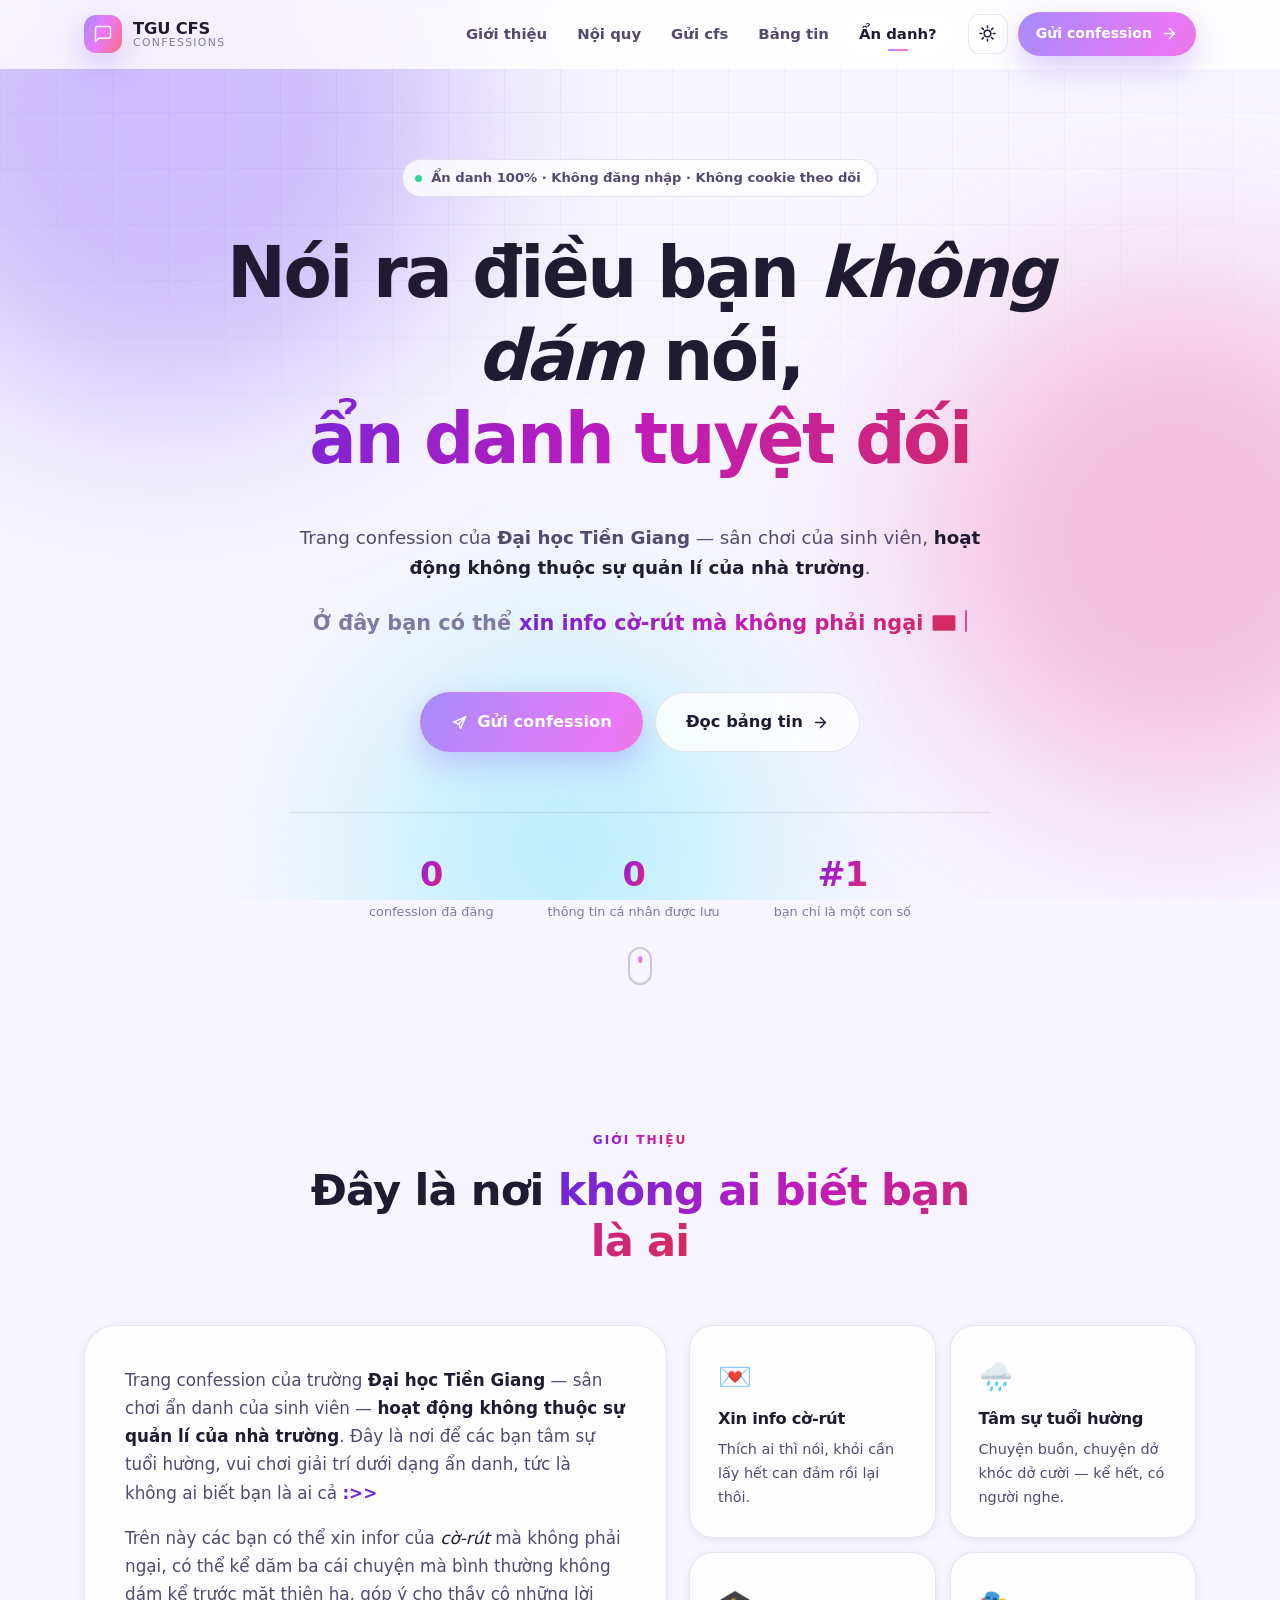
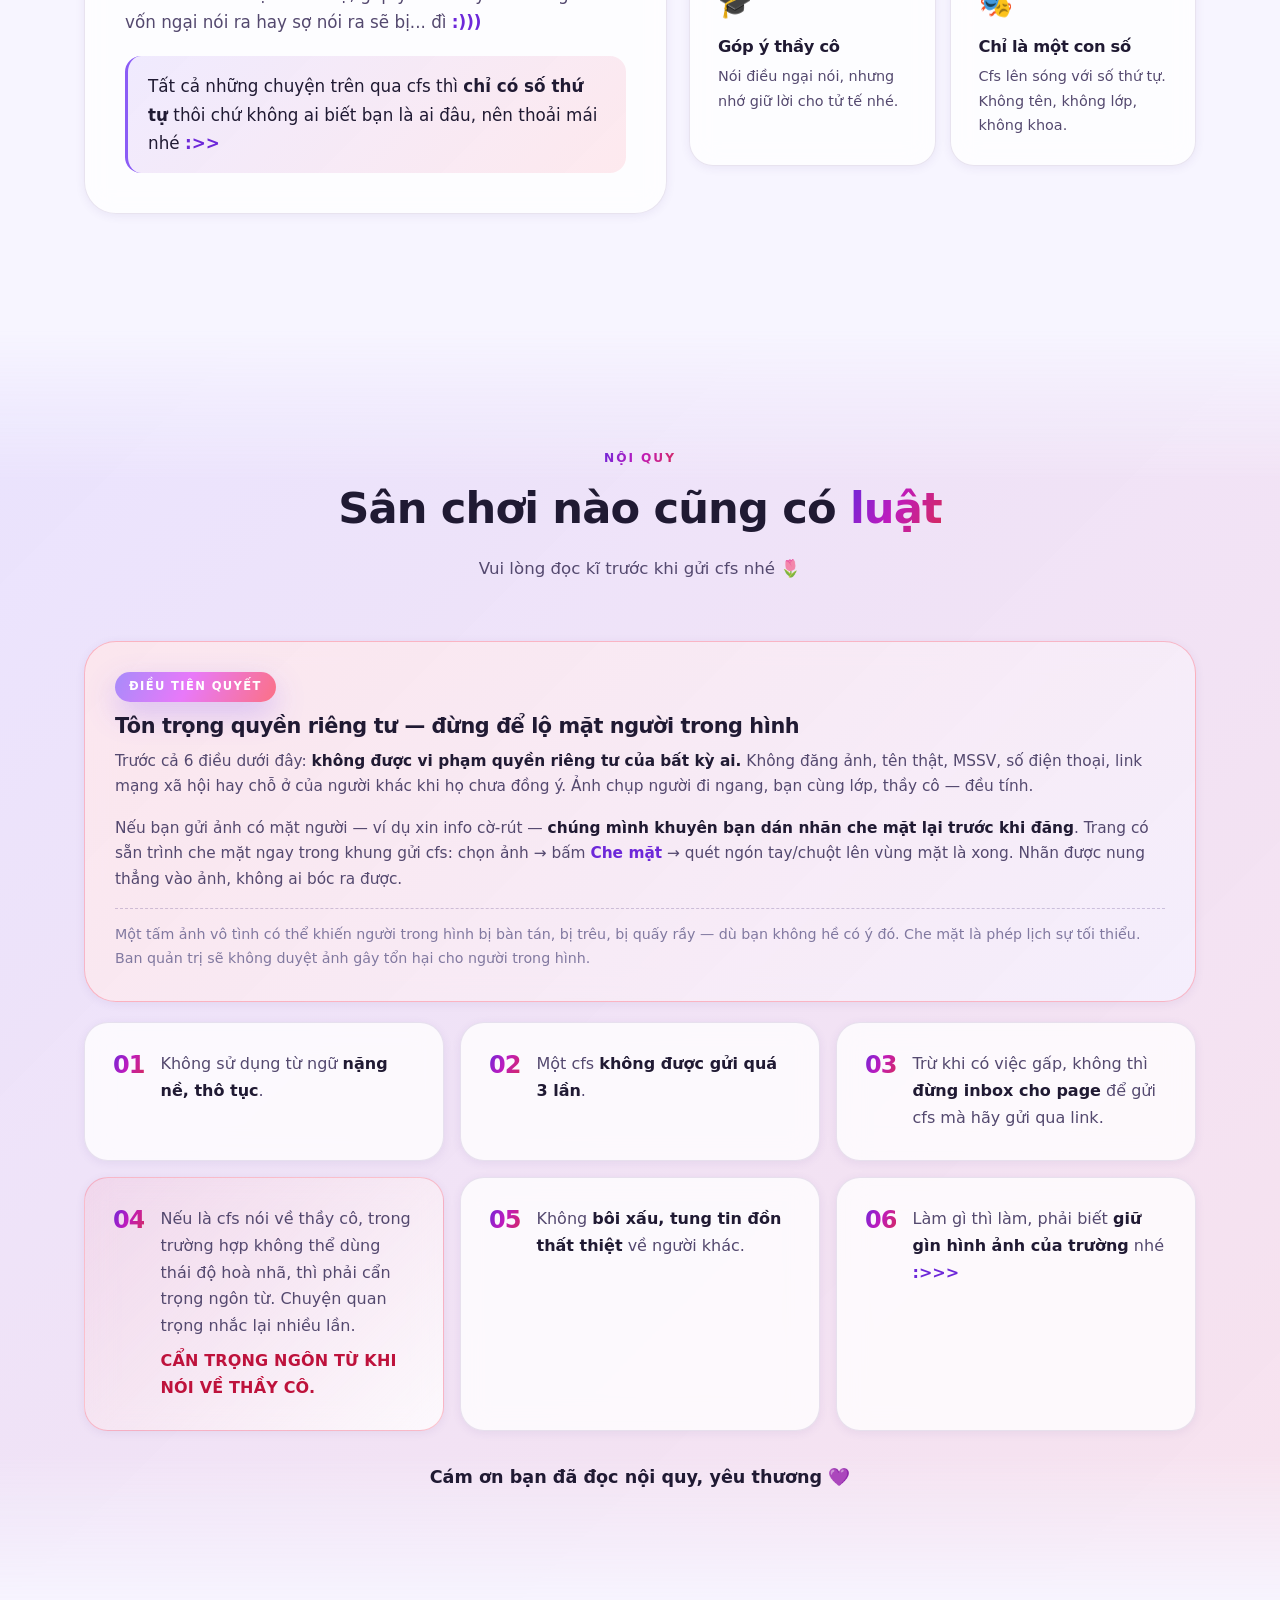
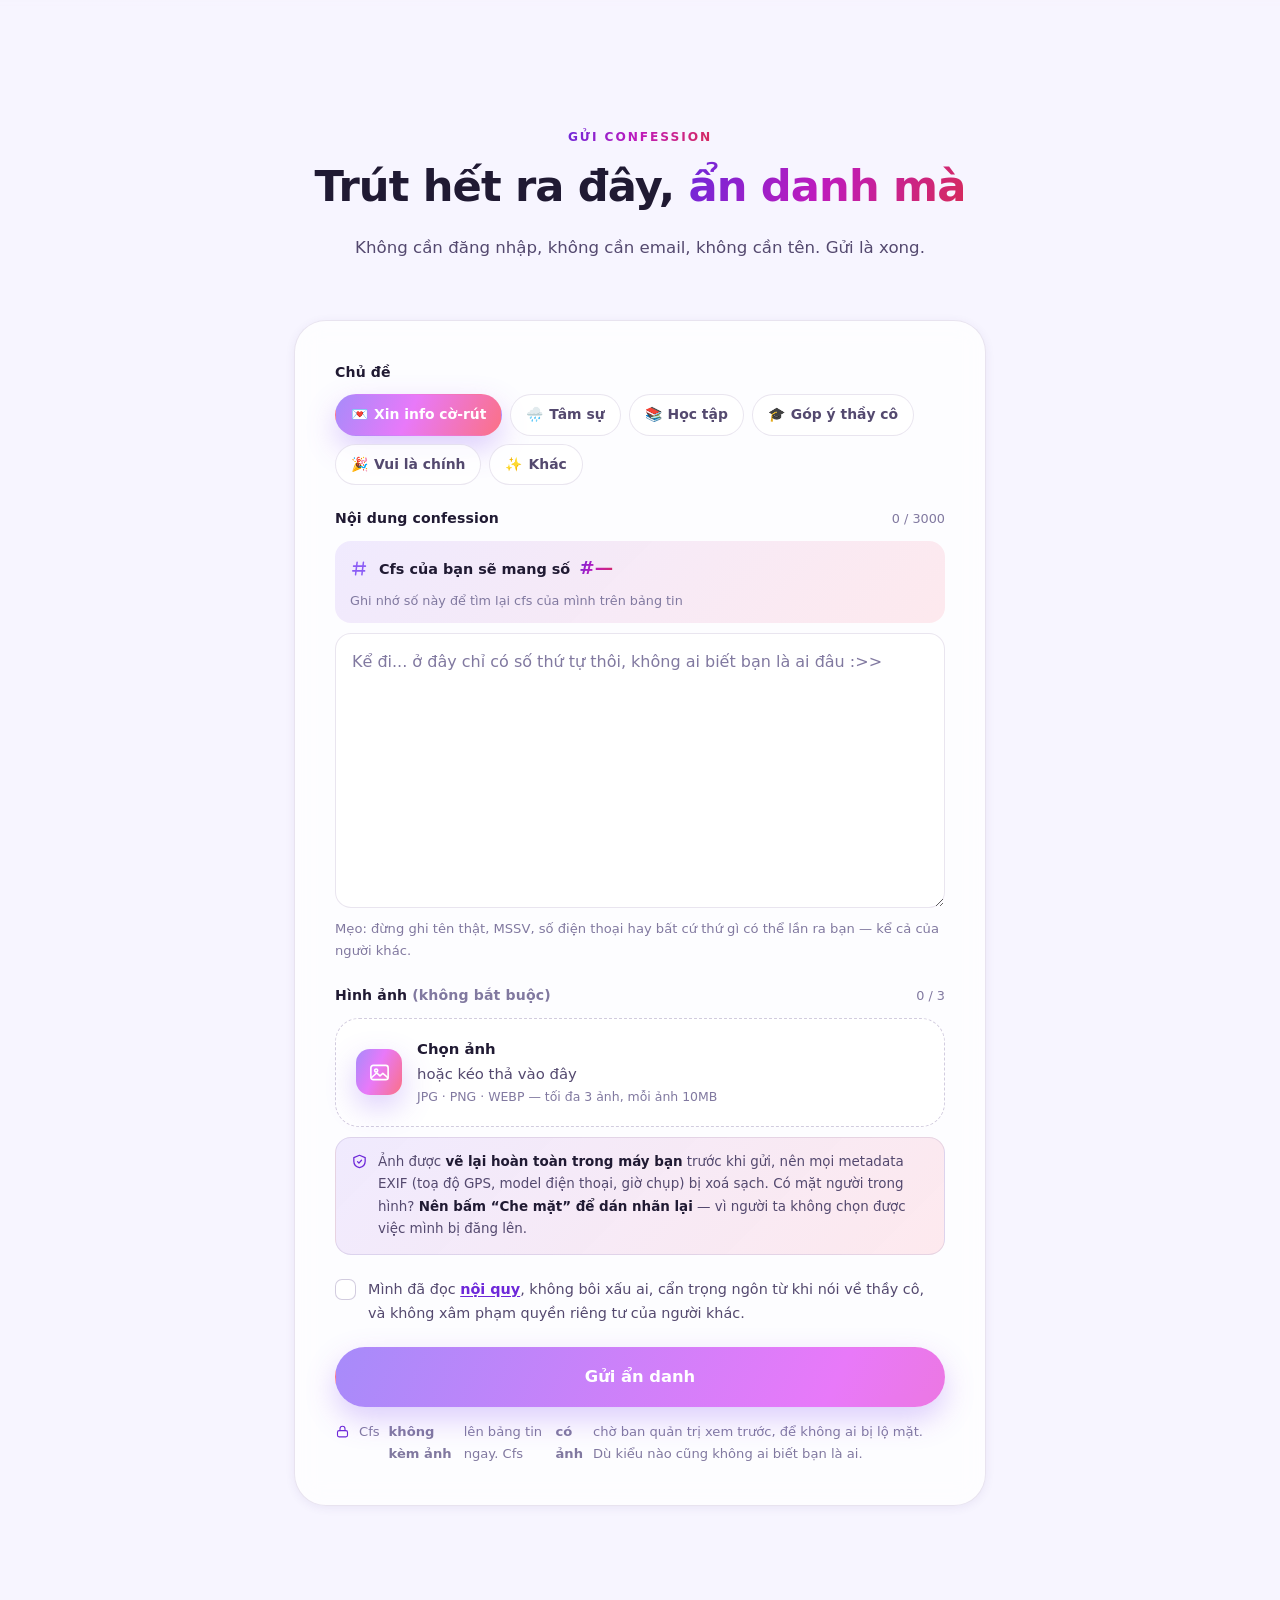
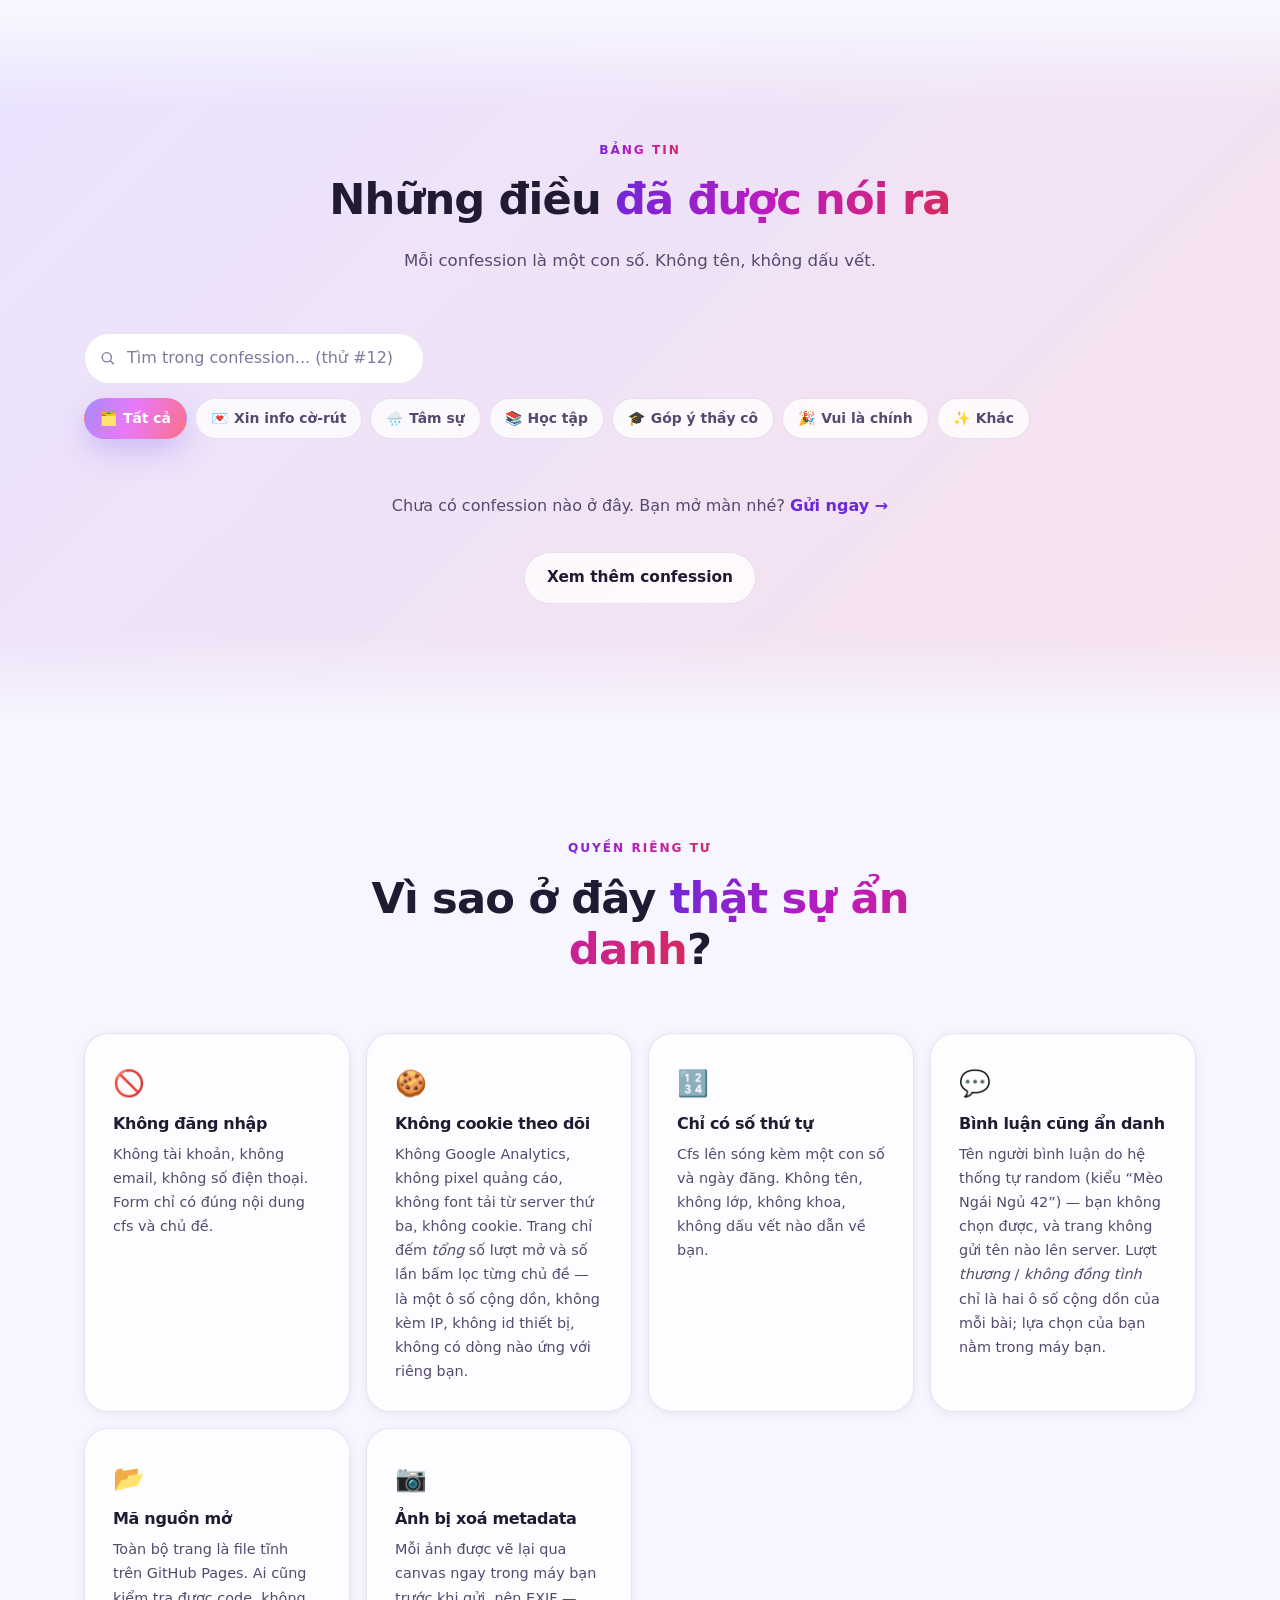
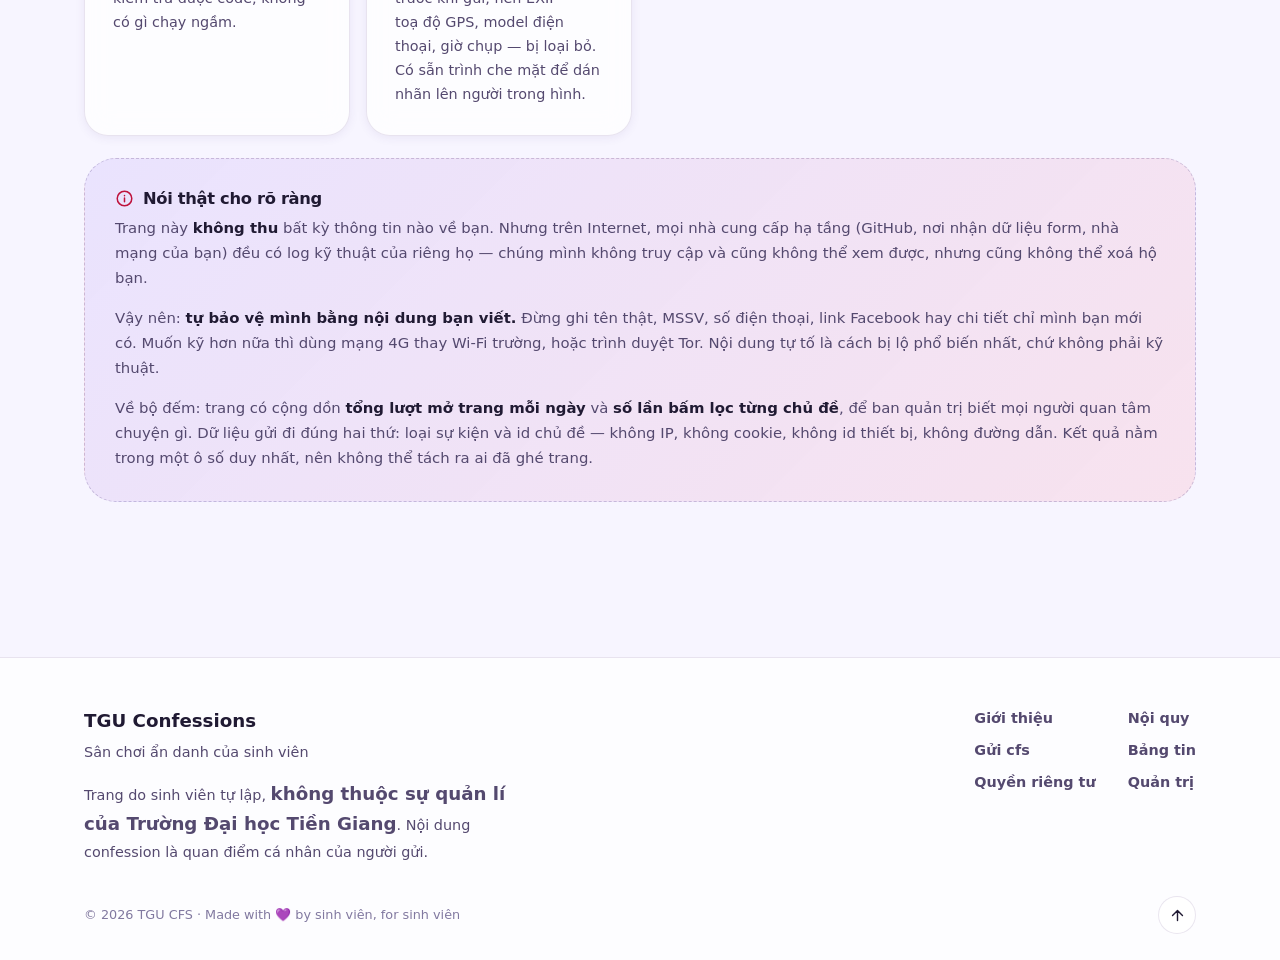
<file: index.html>
<!DOCTYPE html>
<html lang="vi" data-theme="dark">
<head>
<meta charset="UTF-8">
<meta name="viewport" content="width=device-width, initial-scale=1, viewport-fit=cover">
<meta name="referrer" content="no-referrer">
<meta name="robots" content="index, follow">
<title>TGU Confessions — Sân chơi ẩn danh của sinh viên Đại học Tiền Giang</title>
<meta name="description" content="Nơi sinh viên Đại học Tiền Giang tâm sự, xin info cờ-rút, góp ý thầy cô... hoàn toàn ẩn danh. Không đăng nhập, không cookie theo dõi, chỉ có số thứ tự.">
<meta name="theme-color" content="#0b0a14" media="(prefers-color-scheme: dark)">
<meta name="theme-color" content="#f7f5ff" media="(prefers-color-scheme: light)">

<meta property="og:type" content="website">
<meta property="og:title" content="TGU Confessions — Sân chơi ẩn danh của sinh viên ĐH Tiền Giang">
<meta property="og:description" content="Tâm sự tuổi hường, xin info cờ-rút, góp ý thầy cô — ẩn danh 100%, chỉ có số thứ tự.">
<meta name="twitter:card" content="summary_large_image">

<link rel="icon" href="data:image/svg+xml,%3Csvg xmlns='http://www.w3.org/2000/svg' viewBox='0 0 100 100'%3E%3Ctext y='.9em' font-size='90'%3E%F0%9F%92%8C%3C/text%3E%3C/svg%3E">
<link rel="stylesheet" href="assets/css/style.css?v=20260930c">

<script>
  /* Áp theme trước khi render để không bị nháy màu (FOUC)
     + bật class "js" để animation reveal chỉ hoạt động khi có JavaScript. */
  (function () {
    document.documentElement.classList.add("js");
    try {
      var saved = localStorage.getItem("cfs-theme");
      var sysLight = window.matchMedia("(prefers-color-scheme: light)").matches;
      document.documentElement.setAttribute("data-theme", saved || (sysLight ? "light" : "dark"));
    } catch (e) {}
  })();
</script>
</head>

<body>
<a class="skip-link" href="#main">Bỏ qua, tới nội dung chính</a>

<!-- ===== Nền động ===== -->
<div class="bg-decor" aria-hidden="true">
  <span class="blob blob-1"></span>
  <span class="blob blob-2"></span>
  <span class="blob blob-3"></span>
  <div class="grid-overlay"></div>
  <div class="floaties" id="floaties"></div>
</div>

<!-- ===== Header ===== -->
<header class="site-header" id="siteHeader">
  <div class="container header-inner">
    <a class="brand" href="#top" aria-label="Trang chủ TGU Confessions">
      <span class="brand-mark" aria-hidden="true">
        <svg viewBox="0 0 24 24" fill="none" stroke="currentColor" stroke-width="1.8" stroke-linecap="round" stroke-linejoin="round">
          <path d="M21 15a2 2 0 0 1-2 2H7l-4 4V5a2 2 0 0 1 2-2h14a2 2 0 0 1 2 2z"/>
        </svg>
      </span>
      <span class="brand-text">
        <strong data-cfs="site.shortName">TGU CFS</strong>
        <small>Confessions</small>
      </span>
    </a>

    <nav class="site-nav" id="siteNav" aria-label="Điều hướng chính">
      <a href="#gioi-thieu">Giới thiệu</a>
      <a href="#noi-quy">Nội quy</a>
      <a href="#gui-cfs">Gửi cfs</a>
      <a href="#feed">Bảng tin</a>
      <a href="#an-danh">Ẩn danh?</a>
    </nav>

    <div class="header-actions">
      <button class="icon-btn theme-toggle" id="themeToggle" type="button"
              aria-label="Chuyển chế độ sáng/tối" title="Chuyển chế độ sáng / tối">
        <svg class="ico-sun" viewBox="0 0 24 24" fill="none" stroke="currentColor" stroke-width="1.9" stroke-linecap="round">
          <circle cx="12" cy="12" r="4.2"/>
          <path d="M12 2.5v2.2M12 19.3v2.2M2.5 12h2.2M19.3 12h2.2M5.2 5.2l1.6 1.6M17.2 17.2l1.6 1.6M18.8 5.2l-1.6 1.6M6.8 17.2l-1.6 1.6"/>
        </svg>
        <svg class="ico-moon" viewBox="0 0 24 24" fill="none" stroke="currentColor" stroke-width="1.9" stroke-linecap="round" stroke-linejoin="round">
          <path d="M20.5 14.3A8.8 8.8 0 1 1 9.7 3.5a7 7 0 0 0 10.8 10.8z"/>
        </svg>
      </button>

      <a class="btn btn-primary btn-sm hide-sm" href="#gui-cfs">
        Gửi confession
        <svg viewBox="0 0 24 24" fill="none" stroke="currentColor" stroke-width="2" stroke-linecap="round" stroke-linejoin="round" aria-hidden="true">
          <path d="M5 12h13M12 5l7 7-7 7"/>
        </svg>
      </a>

      <button class="icon-btn nav-toggle" id="navToggle" type="button"
              aria-label="Mở menu" aria-expanded="false" aria-controls="siteNav">
        <span></span><span></span><span></span>
      </button>
    </div>
  </div>
  <div class="scroll-progress" id="scrollProgress" aria-hidden="true"></div>
</header>

<main id="main">
<span id="top"></span>

<!-- ===== HERO ===== -->
<section class="hero">
  <div class="container hero-inner">
    <p class="pill reveal">
      <span class="dot"></span>
      Ẩn danh 100% · Không đăng nhập · Không cookie theo dõi
    </p>

    <h1 class="hero-title reveal" data-reveal-delay="60">
      Nói ra điều bạn <em>không dám</em> nói,
      <span class="grad">ẩn danh tuyệt đối</span>
    </h1>

    <p class="hero-sub reveal" data-reveal-delay="120">
      Trang confession của <strong data-cfs="site.school">Đại học Tiền Giang</strong> — sân chơi của sinh viên,
      <b>hoạt động không thuộc sự quản lí của nhà trường</b>.
    </p>

    <p class="hero-type reveal" data-reveal-delay="180" aria-live="polite">
      <span class="type-prefix">Ở đây bạn có thể</span>
      <span class="typewriter" id="typewriter"></span><span class="caret" aria-hidden="true"></span>
    </p>

    <div class="hero-cta reveal" data-reveal-delay="240">
      <a class="btn btn-primary btn-lg" href="#gui-cfs">
        <svg viewBox="0 0 24 24" fill="none" stroke="currentColor" stroke-width="2" stroke-linecap="round" stroke-linejoin="round" aria-hidden="true">
          <path d="M3.5 11.5 20.5 4l-7 16.5-2.6-6.4z"/><path d="M10.9 14.1 20.5 4"/>
        </svg>
        Gửi confession
      </a>
      <a class="btn btn-ghost btn-lg" href="#feed">
        Đọc bảng tin
        <svg viewBox="0 0 24 24" fill="none" stroke="currentColor" stroke-width="2" stroke-linecap="round" stroke-linejoin="round" aria-hidden="true">
          <path d="M5 12h13M12 5l7 7-7 7"/>
        </svg>
      </a>
    </div>

    <ul class="hero-stats reveal" data-reveal-delay="300">
      <li><strong class="count" data-count-to="0" id="statTotal">0</strong><span>confession đã đăng</span></li>
      <li><strong>0</strong><span>thông tin cá nhân được lưu</span></li>
      <li><strong>#1</strong><span>bạn chỉ là một con số</span></li>
    </ul>
  </div>

  <a class="scroll-hint" href="#gioi-thieu" aria-label="Cuộn xuống">
    <span class="mouse"><span></span></span>
  </a>
</section>

<!-- ===== GIỚI THIỆU ===== -->
<section class="section" id="gioi-thieu">
  <div class="container">
    <header class="section-head reveal">
      <span class="eyebrow">Giới thiệu</span>
      <h2>Đây là nơi <span class="grad">không ai biết bạn là ai</span></h2>
    </header>

    <div class="intro-grid">
      <article class="card card-lg intro-text reveal" data-reveal-delay="80">
        <p>
          Trang confession của trường <strong>Đại học Tiền Giang</strong> — sân chơi ẩn danh của sinh viên —
          <strong>hoạt động không thuộc sự quản lí của nhà trường</strong>. Đây là nơi để các bạn tâm sự tuổi hường,
          vui chơi giải trí dưới dạng ẩn danh, tức là không ai biết bạn là ai cả <span class="emo">:&gt;&gt;</span>
        </p>
        <p>
          Trên này các bạn có thể xin infor của <em>cờ-rút</em> mà không phải ngại, có thể kể dăm ba cái chuyện mà
          bình thường không dám kể trước mặt thiên hạ, góp ý cho thầy cô những lời vốn ngại nói ra hay sợ nói ra
          sẽ bị... đì <span class="emo">:)))</span>
        </p>
        <p class="intro-highlight">
          Tất cả những chuyện trên qua cfs thì <strong>chỉ có số thứ tự</strong> thôi chứ không ai biết bạn là ai đâu,
          nên thoải mái nhé <span class="emo">:&gt;&gt;</span>
        </p>
      </article>

      <div class="intro-cards">
        <article class="card feature reveal" data-reveal-delay="140">
          <span class="feature-ico" aria-hidden="true">💌</span>
          <h3>Xin info cờ-rút</h3>
          <p>Thích ai thì nói, khỏi cần lấy hết can đảm rồi lại thôi.</p>
        </article>
        <article class="card feature reveal" data-reveal-delay="200">
          <span class="feature-ico" aria-hidden="true">🌧️</span>
          <h3>Tâm sự tuổi hường</h3>
          <p>Chuyện buồn, chuyện dở khóc dở cười — kể hết, có người nghe.</p>
        </article>
        <article class="card feature reveal" data-reveal-delay="260">
          <span class="feature-ico" aria-hidden="true">🎓</span>
          <h3>Góp ý thầy cô</h3>
          <p>Nói điều ngại nói, nhưng nhớ giữ lời cho tử tế nhé.</p>
        </article>
        <article class="card feature reveal" data-reveal-delay="320">
          <span class="feature-ico" aria-hidden="true">🎭</span>
          <h3>Chỉ là một con số</h3>
          <p>Cfs lên sóng với số thứ tự. Không tên, không lớp, không khoa.</p>
        </article>
      </div>
    </div>
  </div>
</section>

<!-- ===== NỘI QUY ===== -->
<section class="section section-alt" id="noi-quy">
  <div class="container">
    <header class="section-head reveal">
      <span class="eyebrow">Nội quy</span>
      <h2>Sân chơi nào cũng có <span class="grad">luật</span></h2>
      <p>Vui lòng đọc kĩ trước khi gửi cfs nhé 🌷</p>
    </header>

    <article class="card rule-zero reveal">
      <span class="rz-badge">Điều tiên quyết</span>
      <h3>Tôn trọng quyền riêng tư — đừng để lộ mặt người trong hình</h3>
      <p>
        Trước cả 6 điều dưới đây: <strong>không được vi phạm quyền riêng tư của bất kỳ ai.</strong>
        Không đăng ảnh, tên thật, MSSV, số điện thoại, link mạng xã hội hay chỗ ở của người khác khi họ
        chưa đồng ý. Ảnh chụp người đi ngang, bạn cùng lớp, thầy cô — đều tính.
      </p>
      <p>
        Nếu bạn gửi ảnh có mặt người — ví dụ xin info cờ-rút —
        <strong>chúng mình khuyên bạn dán nhãn che mặt lại trước khi đăng</strong>.
        Trang có sẵn trình che mặt ngay trong khung gửi cfs: chọn ảnh → bấm
        <em>Che mặt</em> → quét ngón tay/chuột lên vùng mặt là xong. Nhãn được nung thẳng vào ảnh,
        không ai bóc ra được.
      </p>
      <p class="rz-note">
        Một tấm ảnh vô tình có thể khiến người trong hình bị bàn tán, bị trêu, bị quấy rầy — dù bạn
        không hề có ý đó. Che mặt là phép lịch sự tối thiểu. Ban quản trị sẽ không duyệt ảnh
        gây tổn hại cho người trong hình.
      </p>
    </article>

    <ol class="rules">
      <li class="card rule reveal" data-reveal-delay="60">
        <span class="rule-no">01</span>
        <p>Không sử dụng từ ngữ <strong>nặng nề, thô tục</strong>.</p>
      </li>
      <li class="card rule reveal" data-reveal-delay="110">
        <span class="rule-no">02</span>
        <p>Một cfs <strong>không được gửi quá 3 lần</strong>.</p>
      </li>
      <li class="card rule reveal" data-reveal-delay="160">
        <span class="rule-no">03</span>
        <p>Trừ khi có việc gấp, không thì <strong>đừng inbox cho page</strong> để gửi cfs mà hãy gửi qua link.</p>
      </li>
      <li class="card rule rule-warn reveal" data-reveal-delay="210">
        <span class="rule-no">04</span>
        <p>
          Nếu là cfs nói về thầy cô, trong trường hợp không thể dùng thái độ hoà nhã, thì phải cẩn trọng ngôn từ.
          Chuyện quan trọng nhắc lại nhiều lần.
          <strong class="shout">CẨN TRỌNG NGÔN TỪ KHI NÓI VỀ THẦY CÔ.</strong>
        </p>
      </li>
      <li class="card rule reveal" data-reveal-delay="260">
        <span class="rule-no">05</span>
        <p>Không <strong>bôi xấu, tung tin đồn thất thiệt</strong> về người khác.</p>
      </li>
      <li class="card rule reveal" data-reveal-delay="310">
        <span class="rule-no">06</span>
        <p>Làm gì thì làm, phải biết <strong>giữ gìn hình ảnh của trường</strong> nhé <span class="emo">:&gt;&gt;&gt;</span></p>
      </li>
    </ol>

    <p class="rules-thanks reveal">Cám ơn bạn đã đọc nội quy, yêu thương 💜</p>
  </div>
</section>

<!-- ===== GỬI CFS ===== -->
<section class="section" id="gui-cfs">
  <div class="container narrow">
    <header class="section-head reveal">
      <span class="eyebrow">Gửi confession</span>
      <h2>Trút hết ra đây, <span class="grad">ẩn danh mà</span></h2>
      <p>Không cần đăng nhập, không cần email, không cần tên. Gửi là xong.</p>
    </header>

    <form class="card card-lg cfs-form reveal" id="cfsForm" novalidate data-reveal-delay="80">
      <div class="form-row">
        <label class="label" for="cfsCategory">Chủ đề</label>
        <div class="chips" id="categoryChips" role="radiogroup" aria-label="Chọn chủ đề"></div>
        <select id="cfsCategory" name="category" class="sr-only" tabindex="-1" aria-hidden="true"></select>
      </div>

      <div class="form-row">
        <div class="label-line">
          <label class="label" for="cfsContent">Nội dung confession</label>
          <span class="counter" id="charCounter">0</span>
        </div>
        <div class="cfs-num" id="cfsNumBox" hidden>
          <span class="cfs-num-ico" aria-hidden="true">
            <svg viewBox="0 0 24 24" fill="none" stroke="currentColor" stroke-width="1.9" stroke-linecap="round" stroke-linejoin="round">
              <path d="M9 4 7 20M17 4l-2 16M4.5 9h15M3.5 15h15"/>
            </svg>
          </span>
          <span class="cfs-num-text">
            Cfs của bạn sẽ mang số
            <strong class="cfs-num-value" id="cfsNumNext">#—</strong>
          </span>
          <span class="cfs-num-note">Ghi nhớ số này để tìm lại cfs của mình trên bảng tin</span>
        </div>
        <textarea id="cfsContent" name="content" class="input textarea" rows="9"
                  placeholder="Kể đi... ở đây chỉ có số thứ tự thôi, không ai biết bạn là ai đâu :>>"
                  maxlength="3000" required aria-describedby="contentHelp"></textarea>
        <p class="help" id="contentHelp">
          Mẹo: đừng ghi tên thật, MSSV, số điện thoại hay bất cứ thứ gì có thể lần ra bạn — kể cả của người khác.
        </p>
        <p class="field-error" id="contentError" role="alert" hidden></p>
      </div>

      <div class="form-row" id="imageRow">
        <div class="label-line">
          <label class="label" for="cfsImages">Hình ảnh <span class="label-opt">(không bắt buộc)</span></label>
          <span class="counter" id="imgCounter">0 / 3</span>
        </div>

        <div class="dropzone" id="dropzone">
          <input type="file" id="cfsImages" accept="image/*" multiple class="sr-only">
          <label class="dz-inner" for="cfsImages">
            <span class="dz-ico" aria-hidden="true">
              <svg viewBox="0 0 24 24" fill="none" stroke="currentColor" stroke-width="1.7" stroke-linecap="round" stroke-linejoin="round">
                <rect x="3" y="4.5" width="18" height="15" rx="2.5"/>
                <circle cx="8.5" cy="10" r="1.6"/>
                <path d="M3.5 17.5 9 12.5l3.5 3 3-2.5 4.8 4"/>
              </svg>
            </span>
            <span class="dz-text">
              <strong>Chọn ảnh</strong> hoặc kéo thả vào đây
              <small>JPG · PNG · WEBP — tối đa 3 ảnh, mỗi ảnh 10MB</small>
            </span>
          </label>
        </div>

        <p class="img-privacy">
          <svg viewBox="0 0 24 24" fill="none" stroke="currentColor" stroke-width="1.8" stroke-linecap="round" stroke-linejoin="round" aria-hidden="true">
            <path d="M12 3.2 20 6.4v5.3c0 4.6-3.2 8-8 9.1-4.8-1.1-8-4.5-8-9.1V6.4z"/><path d="M9.2 12.2l2 2 3.6-4"/>
          </svg>
          <span>
            Ảnh được <strong>vẽ lại hoàn toàn trong máy bạn</strong> trước khi gửi, nên mọi metadata EXIF
            (toạ độ GPS, model điện thoại, giờ chụp) bị xoá sạch.
            Có mặt người trong hình? <strong>Nên bấm “Che mặt” để dán nhãn lại</strong> — vì người ta không
            chọn được việc mình bị đăng lên.
          </span>
        </p>

        <ul class="thumbs" id="thumbs"></ul>
        <p class="field-error" id="imgError" role="alert" hidden></p>
      </div>

      <label class="check">
        <input type="checkbox" id="cfsAgree" required>
        <span class="box" aria-hidden="true"></span>
        <span>Mình đã đọc <a href="#noi-quy">nội quy</a>, không bôi xấu ai, cẩn trọng ngôn từ khi nói về thầy cô,
        và không xâm phạm quyền riêng tư của người khác.</span>
      </label>

      <!-- Bẫy bot: người thật không bao giờ thấy ô này -->
      <div class="honeypot" aria-hidden="true">
        <label for="cfsWebsite">Website</label>
        <input type="text" id="cfsWebsite" name="website" tabindex="-1" autocomplete="off">
      </div>

      <div class="form-foot">
        <button class="btn btn-primary btn-lg btn-block" type="submit" id="submitBtn">
          <span class="btn-label">Gửi ẩn danh</span>
          <span class="spinner" aria-hidden="true"></span>
        </button>
        <p class="form-note">
          <svg viewBox="0 0 24 24" fill="none" stroke="currentColor" stroke-width="1.8" stroke-linecap="round" stroke-linejoin="round" aria-hidden="true">
            <rect x="4" y="10.5" width="16" height="10" rx="2.5"/><path d="M8 10.5V7.5a4 4 0 0 1 8 0v3"/>
          </svg>
          Cfs <strong>không kèm ảnh</strong> lên bảng tin ngay. Cfs <strong>có ảnh</strong> chờ ban quản trị
          xem trước, để không ai bị lộ mặt. Dù kiểu nào cũng không ai biết bạn là ai.
        </p>
      </div>
    </form>
  </div>
</section>

<!-- ===== FEED ===== -->
<section class="section section-alt" id="feed">
  <div class="container">
    <header class="section-head reveal">
      <span class="eyebrow">Bảng tin</span>
      <h2>Những điều <span class="grad">đã được nói ra</span></h2>
      <p>Mỗi confession là một con số. Không tên, không dấu vết.</p>
    </header>

    <div class="feed-tools reveal" data-reveal-delay="60">
      <div class="search">
        <svg viewBox="0 0 24 24" fill="none" stroke="currentColor" stroke-width="1.9" stroke-linecap="round" aria-hidden="true">
          <circle cx="11" cy="11" r="6.5"/><path d="M16 16l4.5 4.5"/>
        </svg>
        <input type="search" id="feedSearch" class="input" placeholder="Tìm trong confession... (thử #12)" aria-label="Tìm confession">
      </div>
      <div class="chips chips-filter" id="feedFilters" role="tablist" aria-label="Lọc theo chủ đề"></div>
    </div>

    <div class="feed-grid" id="feedGrid" aria-live="polite" aria-busy="true"></div>

    <p class="feed-empty" id="feedEmpty" hidden>
      Chưa có confession nào ở đây. Bạn mở màn nhé? <a href="#gui-cfs">Gửi ngay →</a>
    </p>

    <div class="feed-foot">
      <button class="btn btn-ghost" id="loadMore" type="button" hidden>Xem thêm confession</button>
    </div>
  </div>
</section>

<!-- ===== ẨN DANH ===== -->
<section class="section" id="an-danh">
  <div class="container">
    <header class="section-head reveal">
      <span class="eyebrow">Quyền riêng tư</span>
      <h2>Vì sao ở đây <span class="grad">thật sự ẩn danh</span>?</h2>
    </header>

    <div class="privacy-grid">
      <article class="card privacy reveal" data-reveal-delay="60">
        <span class="p-ico" aria-hidden="true">🚫</span>
        <h3>Không đăng nhập</h3>
        <p>Không tài khoản, không email, không số điện thoại. Form chỉ có đúng nội dung cfs và chủ đề.</p>
      </article>
      <article class="card privacy reveal" data-reveal-delay="110">
        <span class="p-ico" aria-hidden="true">🍪</span>
        <h3>Không cookie theo dõi</h3>
        <p>Không Google Analytics, không pixel quảng cáo, không font tải từ server thứ ba, không cookie.
          Trang chỉ đếm <em>tổng</em> số lượt mở và số lần bấm lọc từng chủ đề — là một ô số cộng dồn,
          không kèm IP, không id thiết bị, không có dòng nào ứng với riêng bạn.</p>
      </article>
      <article class="card privacy reveal" data-reveal-delay="160">
        <span class="p-ico" aria-hidden="true">🔢</span>
        <h3>Chỉ có số thứ tự</h3>
        <p>Cfs lên sóng kèm một con số và ngày đăng. Không tên, không lớp, không khoa, không dấu vết nào dẫn về bạn.</p>
      </article>
      <article class="card privacy reveal" data-reveal-delay="210">
        <span class="p-ico" aria-hidden="true">💬</span>
        <h3>Bình luận cũng ẩn danh</h3>
        <p>Tên người bình luận do hệ thống tự random (kiểu “Mèo Ngái Ngủ 42”) — bạn không chọn được,
          và trang không gửi tên nào lên server. Lượt <em>thương</em> / <em>không đồng tình</em> chỉ là
          hai ô số cộng dồn của mỗi bài; lựa chọn của bạn nằm trong máy bạn.</p>
      </article>
      <article class="card privacy reveal" data-reveal-delay="260">
        <span class="p-ico" aria-hidden="true">📂</span>
        <h3>Mã nguồn mở</h3>
        <p>Toàn bộ trang là file tĩnh trên GitHub Pages. Ai cũng kiểm tra được code, không có gì chạy ngầm.</p>
      </article>
      <article class="card privacy reveal" data-reveal-delay="310">
        <span class="p-ico" aria-hidden="true">📷</span>
        <h3>Ảnh bị xoá metadata</h3>
        <p>Mỗi ảnh được vẽ lại qua canvas ngay trong máy bạn trước khi gửi, nên EXIF — toạ độ GPS, model điện thoại, giờ chụp — bị loại bỏ. Có sẵn trình che mặt để dán nhãn lên người trong hình.</p>
      </article>
    </div>

    <aside class="notice reveal" data-reveal-delay="310">
      <h3>
        <svg viewBox="0 0 24 24" fill="none" stroke="currentColor" stroke-width="1.9" stroke-linecap="round" stroke-linejoin="round" aria-hidden="true">
          <circle cx="12" cy="12" r="9.2"/><path d="M12 8.2v.2M12 11.4v4.6"/>
        </svg>
        Nói thật cho rõ ràng
      </h3>
      <p>
        Trang này <strong>không thu</strong> bất kỳ thông tin nào về bạn. Nhưng trên Internet, mọi nhà cung cấp hạ tầng
        (GitHub, nơi nhận dữ liệu form, nhà mạng của bạn) đều có log kỹ thuật của riêng họ — chúng mình không truy cập
        và cũng không thể xem được, nhưng cũng không thể xoá hộ bạn.
      </p>
      <p>
        Vậy nên: <strong>tự bảo vệ mình bằng nội dung bạn viết.</strong> Đừng ghi tên thật, MSSV, số điện thoại,
        link Facebook hay chi tiết chỉ mình bạn mới có. Muốn kỹ hơn nữa thì dùng mạng 4G thay Wi-Fi trường,
        hoặc trình duyệt Tor. Nội dung tự tố là cách bị lộ phổ biến nhất, chứ không phải kỹ thuật.
      </p>
      <p>
        Về bộ đếm: trang có cộng dồn <strong>tổng lượt mở trang mỗi ngày</strong> và
        <strong>số lần bấm lọc từng chủ đề</strong>, để ban quản trị biết mọi người quan tâm chuyện gì.
        Dữ liệu gửi đi đúng hai thứ: loại sự kiện và id chủ đề — không IP, không cookie, không id thiết bị,
        không đường dẫn. Kết quả nằm trong một ô số duy nhất, nên không thể tách ra ai đã ghé trang.
      </p>
    </aside>
  </div>
</section>

</main>

<!-- ===== FOOTER ===== -->
<footer class="site-footer">
  <div class="container footer-inner">
    <div class="footer-brand">
      <strong data-cfs="site.name">TGU Confessions</strong>
      <p data-cfs="site.tagline">Sân chơi ẩn danh của sinh viên</p>
      <p class="footer-disclaimer">
        Trang do sinh viên tự lập, <strong>không thuộc sự quản lí của Trường Đại học Tiền Giang</strong>.
        Nội dung confession là quan điểm cá nhân của người gửi.
      </p>
    </div>

    <nav class="footer-links" aria-label="Liên kết cuối trang">
      <a href="#gioi-thieu">Giới thiệu</a>
      <a href="#noi-quy">Nội quy</a>
      <a href="#gui-cfs">Gửi cfs</a>
      <a href="#feed">Bảng tin</a>
      <a href="#an-danh">Quyền riêng tư</a>
      <a href="#" id="fanpageLink" hidden>Fanpage</a>
      <a href="admin.html" rel="nofollow">Quản trị</a>
    </nav>
  </div>
  <div class="container footer-bottom">
    <p>© <span id="year">2026</span> <span data-cfs="site.shortName">TGU CFS</span> · Made with 💜 by sinh viên, for sinh viên</p>
    <button class="to-top" id="toTop" type="button" aria-label="Lên đầu trang">
      <svg viewBox="0 0 24 24" fill="none" stroke="currentColor" stroke-width="2" stroke-linecap="round" stroke-linejoin="round" aria-hidden="true">
        <path d="M12 19V5M5 12l7-7 7 7"/>
      </svg>
    </button>
  </div>
</footer>

<!-- ===== Modal cảm ơn ===== -->
<div class="modal" id="thanksModal" role="dialog" aria-modal="true" aria-labelledby="thanksTitle" hidden>
  <div class="modal-backdrop" data-close></div>
  <div class="modal-card">
    <div class="modal-check" aria-hidden="true">
      <svg viewBox="0 0 24 24" fill="none" stroke="currentColor" stroke-width="2.4" stroke-linecap="round" stroke-linejoin="round">
        <path d="M5 13l4.5 4.5L19 7"/>
      </svg>
    </div>
    <h3 id="thanksTitle">Đã gửi rồi nha!</h3>
    <div class="thanks-num" id="thanksNumBox" hidden>
      <span class="thanks-num-label">Cfs của bạn là số</span>
      <strong class="thanks-num-value" id="thanksNum">#—</strong>
      <span class="thanks-num-note" id="thanksNumNote">Ghi nhớ số này nhé — khi được duyệt, cfs sẽ lên bảng tin với đúng số này.</span>
    </div>
    <p id="thanksMsg">Confession của bạn đang chờ duyệt. Không có tên bạn ở đâu cả — chỉ một con số thôi <span class="emo">:&gt;&gt;</span></p>
    <button class="btn btn-primary" type="button" data-close>Ừ, cảm ơn</button>
  </div>
</div>

<!-- ===== Trình che mặt ===== -->
<div class="modal editor-modal" id="imgEditor" role="dialog" aria-modal="true" aria-labelledby="edTitle" hidden>
  <div class="modal-backdrop" data-eclose></div>
  <div class="editor-card">
    <header class="editor-head">
      <div>
        <h3 id="edTitle">Che mặt trước khi đăng</h3>
        <p>Quét ngón tay (hoặc kéo chuột) lên vùng mặt để dán nhãn. Chạm vào nhãn đã dán để xoá.</p>
      </div>
      <button class="icon-btn" type="button" data-eclose aria-label="Đóng trình che mặt">
        <svg viewBox="0 0 24 24" fill="none" stroke="currentColor" stroke-width="2" stroke-linecap="round" aria-hidden="true">
          <path d="M6 6l12 12M18 6 6 18"/>
        </svg>
      </button>
    </header>

    <div class="editor-stage" id="editorStage">
      <canvas id="editorCanvas" aria-label="Ảnh đang được che mặt"></canvas>
    </div>

    <div class="editor-tools">
      <div class="chips" id="editorTools" aria-label="Kiểu che">
        <button type="button" class="chip is-active" data-tool="emoji" aria-pressed="true"><span aria-hidden="true">🙈</span> Nhãn dán</button>
        <button type="button" class="chip" data-tool="block" aria-pressed="false"><span aria-hidden="true">⬛</span> Che đen</button>
        <button type="button" class="chip" data-tool="mosaic" aria-pressed="false"><span aria-hidden="true">🌫️</span> Làm nhoè</button>
        <button type="button" class="chip" id="edAuto" hidden>Tự tìm mặt</button>
      </div>

      <div class="chips glyphs" id="editorGlyphs" aria-label="Chọn nhãn dán">
        <button type="button" class="chip glyph is-active" data-glyph="😶‍🌫️">😶‍🌫️</button>
        <button type="button" class="chip glyph" data-glyph="🙈">🙈</button>
        <button type="button" class="chip glyph" data-glyph="😎">😎</button>
        <button type="button" class="chip glyph" data-glyph="🐱">🐱</button>
        <button type="button" class="chip glyph" data-glyph="🌸">🌸</button>
        <button type="button" class="chip glyph" data-glyph="⭐">⭐</button>
        <button type="button" class="chip glyph" data-glyph="💜">💜</button>
        <button type="button" class="chip glyph" data-glyph="🫥">🫥</button>
      </div>

      <div class="editor-actions">
        <span class="editor-count" id="editorCount">Chưa có nhãn che nào</span>
        <button class="btn btn-ghost btn-sm" type="button" id="edUndo">Hoàn tác</button>
        <button class="btn btn-ghost btn-sm" type="button" id="edClear">Xoá hết</button>
        <button class="btn btn-primary btn-sm" type="button" id="edDone">Xong</button>
      </div>
    </div>
  </div>
</div>

<!-- ===== Lightbox xem ảnh ===== -->
<div class="lightbox" id="lightbox" role="dialog" aria-modal="true" aria-label="Xem ảnh confession" hidden>
  <div class="modal-backdrop" data-lbclose></div>
  <button class="lb-close icon-btn" type="button" data-lbclose aria-label="Đóng ảnh">
    <svg viewBox="0 0 24 24" fill="none" stroke="currentColor" stroke-width="2" stroke-linecap="round" aria-hidden="true">
      <path d="M6 6l12 12M18 6 6 18"/>
    </svg>
  </button>
  <img id="lightboxImg" alt="Ảnh kèm theo confession">
</div>

<!-- ===== Toast ===== -->
<div class="toast-wrap" id="toastWrap" aria-live="polite" aria-atomic="true"></div>

<script src="assets/js/config.js?v=20260930c"></script>
<script src="assets/js/backend.js?v=20260930c"></script>
<script src="assets/js/imagekit.js?v=20260930c"></script>
<script src="assets/js/app.js?v=20260930c"></script>
</body>
</html>
</file>
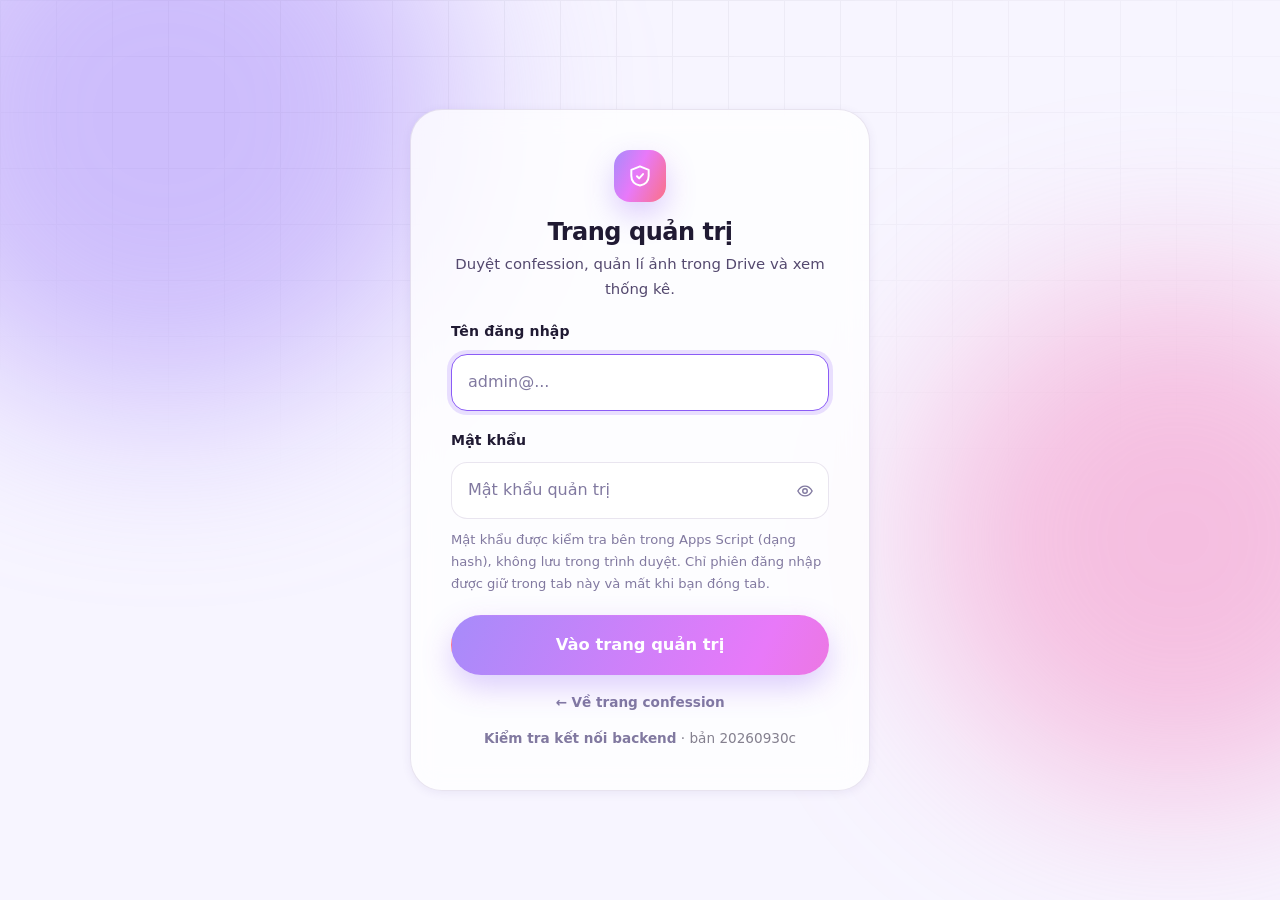
<file: admin.html>
<!DOCTYPE html>
<html lang="vi" data-theme="dark">
<head>
<meta charset="UTF-8">
<meta name="viewport" content="width=device-width, initial-scale=1, viewport-fit=cover">
<meta name="referrer" content="no-referrer">
<meta name="robots" content="noindex, nofollow">
<title>Quản trị — TGU Confessions</title>
<link rel="icon" href="data:image/svg+xml,%3Csvg xmlns='http://www.w3.org/2000/svg' viewBox='0 0 100 100'%3E%3Ctext y='.9em' font-size='90'%3E%F0%9F%9B%A0%EF%B8%8F%3C/text%3E%3C/svg%3E">
<link rel="stylesheet" href="assets/css/style.css?v=20260930c">
<link rel="stylesheet" href="assets/css/admin.css?v=20260930c">
<script>
  (function () {
    document.documentElement.classList.add("js");
    try {
      var s = localStorage.getItem("cfs-theme");
      var light = window.matchMedia("(prefers-color-scheme: light)").matches;
      document.documentElement.setAttribute("data-theme", s || (light ? "light" : "dark"));
    } catch (e) {}
  })();
</script>
</head>

<body class="admin-body">
<div class="bg-decor" aria-hidden="true">
  <span class="blob blob-1"></span><span class="blob blob-2"></span>
  <div class="grid-overlay"></div>
</div>

<!-- ===================== ĐĂNG NHẬP ===================== -->
<section class="gate" id="gate">
  <form class="card card-lg gate-card" id="gateForm" novalidate>
    <span class="brand-mark gate-mark" aria-hidden="true">
      <svg viewBox="0 0 24 24" fill="none" stroke="currentColor" stroke-width="1.8" stroke-linecap="round" stroke-linejoin="round">
        <path d="M12 3.2 20 6.4v5.3c0 4.6-3.2 8-8 9.1-4.8-1.1-8-4.5-8-9.1V6.4z"/><path d="M9.2 12.2l2 2 3.6-4"/>
      </svg>
    </span>
    <h1>Trang quản trị</h1>
    <p class="gate-sub">Duyệt confession, quản lí ảnh trong Drive và xem thống kê.</p>

    <div class="form-row">
      <label class="label" for="gUser">Tên đăng nhập</label>
      <input class="input" id="gUser" type="text" autocomplete="username" spellcheck="false"
             placeholder="admin@..." required>
    </div>

    <div class="form-row">
      <label class="label" for="gPass">Mật khẩu</label>
      <div class="pw">
        <input class="input" id="gPass" type="password" autocomplete="current-password" required
               placeholder="Mật khẩu quản trị">
        <button class="pw-eye" type="button" id="gEye" aria-label="Hiện mật khẩu">
          <svg viewBox="0 0 24 24" fill="none" stroke="currentColor" stroke-width="1.9" stroke-linecap="round" stroke-linejoin="round" aria-hidden="true">
            <path d="M2.5 12S6 5.5 12 5.5 21.5 12 21.5 12 18 18.5 12 18.5 2.5 12 2.5 12z"/><circle cx="12" cy="12" r="3"/>
          </svg>
        </button>
      </div>
      <p class="help">Mật khẩu được kiểm tra bên trong Apps Script (dạng hash), không lưu trong trình duyệt.
        Chỉ phiên đăng nhập được giữ trong tab này và mất khi bạn đóng tab.</p>
    </div>

    <p class="field-error" id="gateError" role="alert" hidden></p>

    <button class="btn btn-primary btn-lg btn-block" type="submit" id="gateBtn">
      <span class="btn-label">Vào trang quản trị</span><span class="spinner" aria-hidden="true"></span>
    </button>

    <p class="gate-back"><a href="./">← Về trang confession</a></p>
    <p class="gate-back" style="margin-top:6px">
      <a href="./kiem-tra.html">Kiểm tra kết nối backend</a>
      <span style="opacity:.55"> · bản <span id="buildTag">20260930c</span></span>
    </p>
  </form>
</section>

<!-- ===================== BẢNG ĐIỀU KHIỂN ===================== -->
<div class="admin" id="admin" hidden>
  <header class="admin-head">
    <div class="container admin-head-inner">
      <a class="brand" href="./" title="Về trang confession">
        <span class="brand-mark" aria-hidden="true">
          <svg viewBox="0 0 24 24" fill="none" stroke="currentColor" stroke-width="1.8" stroke-linecap="round" stroke-linejoin="round">
            <path d="M21 15a2 2 0 0 1-2 2H7l-4 4V5a2 2 0 0 1 2-2h14a2 2 0 0 1 2 2z"/>
          </svg>
        </span>
        <span class="brand-text"><strong>Quản trị</strong><small id="adSheet">TGU CFS</small></span>
      </a>

      <nav class="tabs" id="tabs" role="tablist" aria-label="Khu vực quản trị">
        <button class="tab is-active" type="button" role="tab" data-tab="pending" aria-selected="true">
          Chờ duyệt <span class="badge" id="cntPending">0</span>
        </button>
        <button class="tab" type="button" role="tab" data-tab="approved" aria-selected="false">
          Đã đăng <span class="badge" id="cntApproved">0</span>
        </button>
        <button class="tab" type="button" role="tab" data-tab="comments" aria-selected="false">
          Bình luận <span class="badge" id="cntComments">0</span>
        </button>
        <button class="tab" type="button" role="tab" data-tab="stats" aria-selected="false">Thống kê</button>
        <button class="tab" type="button" role="tab" data-tab="settings" aria-selected="false">Cài đặt</button>
      </nav>

      <div class="admin-actions">
        <button class="icon-btn" type="button" id="adRefresh" aria-label="Tải lại dữ liệu" title="Tải lại">
          <svg viewBox="0 0 24 24" fill="none" stroke="currentColor" stroke-width="1.9" stroke-linecap="round" stroke-linejoin="round" aria-hidden="true">
            <path d="M20.5 12a8.5 8.5 0 1 1-2.6-6.1"/><path d="M20.5 4v4.5H16"/>
          </svg>
        </button>
        <button class="icon-btn theme-toggle" id="themeToggle" type="button" aria-label="Chuyển chế độ sáng/tối">
          <svg class="ico-sun" viewBox="0 0 24 24" fill="none" stroke="currentColor" stroke-width="1.9" stroke-linecap="round">
            <circle cx="12" cy="12" r="4.2"/>
            <path d="M12 2.5v2.2M12 19.3v2.2M2.5 12h2.2M19.3 12h2.2M5.2 5.2l1.6 1.6M17.2 17.2l1.6 1.6M18.8 5.2l-1.6 1.6M6.8 17.2l-1.6 1.6"/>
          </svg>
          <svg class="ico-moon" viewBox="0 0 24 24" fill="none" stroke="currentColor" stroke-width="1.9" stroke-linecap="round" stroke-linejoin="round">
            <path d="M20.5 14.3A8.8 8.8 0 1 1 9.7 3.5a7 7 0 0 0 10.8 10.8z"/>
          </svg>
        </button>
        <button class="btn btn-ghost btn-sm" type="button" id="adLogout">Đăng xuất</button>
      </div>
    </div>
  </header>

  <main class="container admin-main">
    <div class="warnbar" id="pwWarn" hidden>
      <strong>Đang dùng mật khẩu mặc định.</strong>
      Mật khẩu mặc định nằm trong <code>apps-script/Code.gs</code> — ai xem repo cũng đọc được.
      <button class="btn btn-primary btn-sm" type="button" id="goChangePw">Đổi mật khẩu ngay</button>
    </div>
    <!-- ===== Chờ duyệt ===== -->
    <section class="panel is-active" id="panel-pending" role="tabpanel">
      <div class="panel-head">
        <div>
          <h2>Confession chờ duyệt</h2>
          <p class="panel-sub">Ở đây chỉ còn <strong>cfs có kèm ảnh</strong> — cfs không ảnh đã tự lên bảng tin.
            Đọc kĩ theo 6 điều nội quy và điều tiên quyết về quyền riêng tư.
            Ảnh có mặt người mà chưa che thì nên bỏ ảnh hoặc từ chối.</p>
        </div>
        <span class="next-no">Số tiếp theo: <strong id="nextNo">#1</strong></span>
      </div>
      <div class="list" id="listPending"></div>
      <p class="empty" id="emptyPending" hidden>Không còn cfs nào chờ duyệt. Sạch sẽ 🎉</p>
    </section>

    <!-- ===== Đã đăng ===== -->
    <section class="panel" id="panel-approved" role="tabpanel" hidden>
      <div class="panel-head">
        <div>
          <h2>Đã đăng</h2>
          <p class="panel-sub">Toàn bộ cfs đang hiển thị trên bảng tin, kèm số lượt thương / không đồng tình /
            bình luận. Sửa nội dung, đổi số, <strong>gỡ khỏi bảng tin</strong> (về mục chờ duyệt) hoặc
            xoá hẳn (xoá cả ảnh trong Drive).</p>
        </div>
        <div class="search">
          <svg viewBox="0 0 24 24" fill="none" stroke="currentColor" stroke-width="1.9" stroke-linecap="round" aria-hidden="true">
            <circle cx="11" cy="11" r="6.5"/><path d="M16 16l4.5 4.5"/>
          </svg>
          <input class="input" id="adSearch" type="search" placeholder="Tìm nội dung hoặc #số" aria-label="Tìm trong cfs đã đăng">
        </div>
      </div>
      <div class="list" id="listApproved"></div>
      <p class="empty" id="emptyApproved" hidden>Chưa có cfs nào được đăng.</p>
    </section>

    <!-- ===== Bình luận ===== -->
    <section class="panel" id="panel-comments" role="tabpanel" hidden>
      <div class="panel-head">
        <div>
          <h2>Bình luận</h2>
          <p class="panel-sub">Tên người bình luận do hệ thống random, không có tài khoản nào phía sau.
            Bình luận hiện lên ngay — thấy cái nào lệch nội quy thì xoá ở đây.
            Muốn tắt hẳn: tab <strong>Cài đặt</strong> → “Cho bình luận trên bảng tin”.</p>
        </div>
        <div class="search">
          <svg viewBox="0 0 24 24" fill="none" stroke="currentColor" stroke-width="1.9" stroke-linecap="round" aria-hidden="true">
            <circle cx="11" cy="11" r="6.5"/><path d="M16 16l4.5 4.5"/>
          </svg>
          <input class="input" id="adCmtSearch" type="search" placeholder="Tìm nội dung, tên hoặc #số"
                 aria-label="Tìm trong bình luận">
        </div>
      </div>
      <div class="list" id="listComments"></div>
      <p class="empty" id="emptyComments" hidden>Chưa có bình luận nào.</p>
    </section>

    <!-- ===== Thống kê ===== -->
    <section class="panel" id="panel-stats" role="tabpanel" hidden>
      <div class="panel-head">
        <div>
          <h2>Thống kê</h2>
          <p class="panel-sub">Chỉ là những con số cộng dồn — không có IP, không cookie, không dòng nào
            ứng với một người ghé trang cụ thể.</p>
        </div>
        <label class="range">
          Khoảng
          <select class="input" id="statDays">
            <option value="7">7 ngày</option>
            <option value="14" selected>14 ngày</option>
            <option value="30">30 ngày</option>
            <option value="90">90 ngày</option>
          </select>
        </label>
      </div>

      <div class="kpis" id="kpis"></div>

      <div class="card chart-card">
        <h3>Lượt ghé trang theo ngày</h3>
        <div class="chart" id="chartVisits"></div>
      </div>

      <div class="chart-grid">
        <div class="card chart-card">
          <h3>Chủ đề người xem quan tâm</h3>
          <p class="chart-sub">Đếm số lần bấm lọc theo từng chủ đề trên bảng tin.</p>
          <div class="bars" id="barsCatViews"></div>
        </div>
        <div class="card chart-card">
          <h3>Chủ đề được gửi nhiều nhất</h3>
          <p class="chart-sub">Đếm theo số cfs gửi lên, kể cả cfs chưa được duyệt.</p>
          <div class="bars" id="barsSubmits"></div>
        </div>
        <div class="card chart-card">
          <h3>Đã đăng theo chủ đề</h3>
          <p class="chart-sub">Số cfs thực tế đang hiển thị trên bảng tin.</p>
          <div class="bars" id="barsPublished"></div>
        </div>
      </div>
    </section>
    <!-- ===== Cài đặt ===== -->
    <section class="panel" id="panel-settings" role="tabpanel" hidden>
      <div class="panel-head">
        <div>
          <h2>Cài đặt</h2>
          <p class="panel-sub">Sửa ở đây là trang công khai đổi theo ngay, không cần mở code.
            Mọi giá trị được lưu trong Apps Script của bạn.</p>
        </div>
      </div>

      <div class="set-grid">
        <form class="card set-card" id="formSettings">
          <h3>Thông tin trang</h3>
          <div class="set-row">
            <label class="label" for="sName">Tên trang</label>
            <input class="input" id="sName" maxlength="60">
          </div>
          <div class="set-2">
            <div class="set-row">
              <label class="label" for="sShort">Tên ngắn (logo)</label>
              <input class="input" id="sShort" maxlength="24">
            </div>
            <div class="set-row">
              <label class="label" for="sSchool">Tên trường</label>
              <input class="input" id="sSchool" maxlength="80">
            </div>
          </div>
          <div class="set-row">
            <label class="label" for="sTagline">Câu giới thiệu ngắn</label>
            <input class="input" id="sTagline" maxlength="120">
          </div>
          <div class="set-row">
            <label class="label" for="sFanpage">Link fanpage (để trống thì ẩn nút)</label>
            <input class="input" id="sFanpage" type="url" placeholder="https://facebook.com/...">
          </div>

          <h3>Nhận confession</h3>
          <div class="set-2">
            <div class="set-row">
              <label class="label" for="sMin">Tối thiểu (ký tự)</label>
              <input class="input" id="sMin" type="number" min="5" max="500">
            </div>
            <div class="set-row">
              <label class="label" for="sMax">Tối đa (ký tự)</label>
              <input class="input" id="sMax" type="number" min="100" max="10000">
            </div>
          </div>
          <div class="set-2">
            <div class="set-row">
              <label class="label" for="sRate">Số cfs mỗi người</label>
              <input class="input" id="sRate" type="number" min="1" max="50">
            </div>
            <div class="set-row">
              <label class="label" for="sWindow">Trong (phút)</label>
              <input class="input" id="sWindow" type="number" min="1" max="1440">
            </div>
          </div>
          <div class="set-2">
            <div class="set-row">
              <label class="label" for="sMaxImg">Số ảnh tối đa mỗi cfs</label>
              <input class="input" id="sMaxImg" type="number" min="1" max="3">
            </div>
            <div class="set-row">
              <label class="label" for="sPage">Số cfs mỗi trang</label>
              <input class="input" id="sPage" type="number" min="3" max="60">
            </div>
          </div>
          <div class="set-2">
            <div class="set-row">
              <label class="label" for="sCmtChars">Độ dài tối đa của bình luận</label>
              <input class="input" id="sCmtChars" type="number" min="20" max="400">
            </div>
            <div class="set-row"></div>
          </div>

          <h3>Bật / tắt</h3>
          <label class="switch">
            <input type="checkbox" id="sAutoApprove">
            <span class="sw" aria-hidden="true"></span>
            <span><strong>Tự đăng cfs không kèm ảnh</strong><small>Cfs có ảnh vẫn luôn phải qua bạn duyệt</small></span>
          </label>
          <label class="switch">
            <input type="checkbox" id="sComments">
            <span class="sw" aria-hidden="true"></span>
            <span><strong>Cho bình luận trên bảng tin</strong><small>Tên người bình luận do hệ thống tự random</small></span>
          </label>
          <label class="switch">
            <input type="checkbox" id="sImages">
            <span class="sw" aria-hidden="true"></span>
            <span><strong>Cho gửi kèm ảnh</strong><small>Tắt là khu vực chọn ảnh biến mất khỏi form</small></span>
          </label>
          <label class="switch">
            <input type="checkbox" id="sAdvise">
            <span class="sw" aria-hidden="true"></span>
            <span><strong>Khuyên che mặt trước khi đăng</strong><small>Hiện nhãn “Nên che mặt” và nhắc nhẹ khi gửi</small></span>
          </label>
          <label class="switch">
            <input type="checkbox" id="sAnalytics">
            <span class="sw" aria-hidden="true"></span>
            <span><strong>Đếm lượt ghé &amp; chủ đề được xem</strong><small>Chỉ cộng dồn số, không lưu gì về người ghé</small></span>
          </label>
          <label class="switch danger-sw">
            <input type="checkbox" id="sPaused">
            <span class="sw" aria-hidden="true"></span>
            <span><strong>Tạm nghỉ nhận cfs</strong><small>Người gửi sẽ thấy lời nhắn bên dưới</small></span>
          </label>
          <div class="set-row">
            <label class="label" for="sPausedMsg">Lời nhắn khi tạm nghỉ</label>
            <input class="input" id="sPausedMsg" maxlength="200">
          </div>

          <p class="field-error" id="setError" role="alert" hidden></p>
          <button class="btn btn-primary btn-block" type="submit" id="setBtn">
            <span class="btn-label">Lưu cài đặt</span><span class="spinner" aria-hidden="true"></span>
          </button>
        </form>

        <div class="set-side">
          <form class="card set-card" id="formPw">
            <h3>Tài khoản quản trị</h3>
            <div class="set-row">
              <label class="label" for="pUser">Tên đăng nhập</label>
              <input class="input" id="pUser" autocomplete="username">
            </div>
            <div class="set-row">
              <label class="label" for="pOld">Mật khẩu hiện tại</label>
              <input class="input" id="pOld" type="password" autocomplete="current-password">
            </div>
            <div class="set-row">
              <label class="label" for="pNew">Mật khẩu mới</label>
              <input class="input" id="pNew" type="password" autocomplete="new-password">
              <p class="help">Từ 10 ký tự, có cả chữ và số. Đổi xong sẽ phải đăng nhập lại.</p>
            </div>
            <p class="field-error" id="pwError" role="alert" hidden></p>
            <button class="btn btn-primary btn-block" type="submit" id="pwBtn">
              <span class="btn-label">Đổi mật khẩu</span><span class="spinner" aria-hidden="true"></span>
            </button>
          </form>

          <div class="card set-card">
            <h3>Nơi dữ liệu nằm</h3>
            <ul class="links" id="setLinks"></ul>
            <p class="help">Ảnh nằm trong Drive của bạn, cfs nằm trong Sheet của bạn.
              Xoá cfs trên trang này là ảnh cũng vào thùng rác Drive.</p>
          </div>
        </div>
      </div>
    </section>
  </main>
</div>

<!-- Lightbox -->
<div class="lightbox" id="lightbox" role="dialog" aria-modal="true" aria-label="Xem ảnh" hidden>
  <div class="modal-backdrop" data-lbclose></div>
  <button class="lb-close icon-btn" type="button" data-lbclose aria-label="Đóng">
    <svg viewBox="0 0 24 24" fill="none" stroke="currentColor" stroke-width="2" stroke-linecap="round" aria-hidden="true">
      <path d="M6 6l12 12M18 6 6 18"/>
    </svg>
  </button>
  <img id="lightboxImg" alt="Ảnh kèm confession">
</div>

<div class="toast-wrap" id="toastWrap" aria-live="polite" aria-atomic="true"></div>

<script src="assets/js/config.js?v=20260930c"></script>
<script src="assets/js/admin.js?v=20260930c"></script>
</body>
</html>
</file>
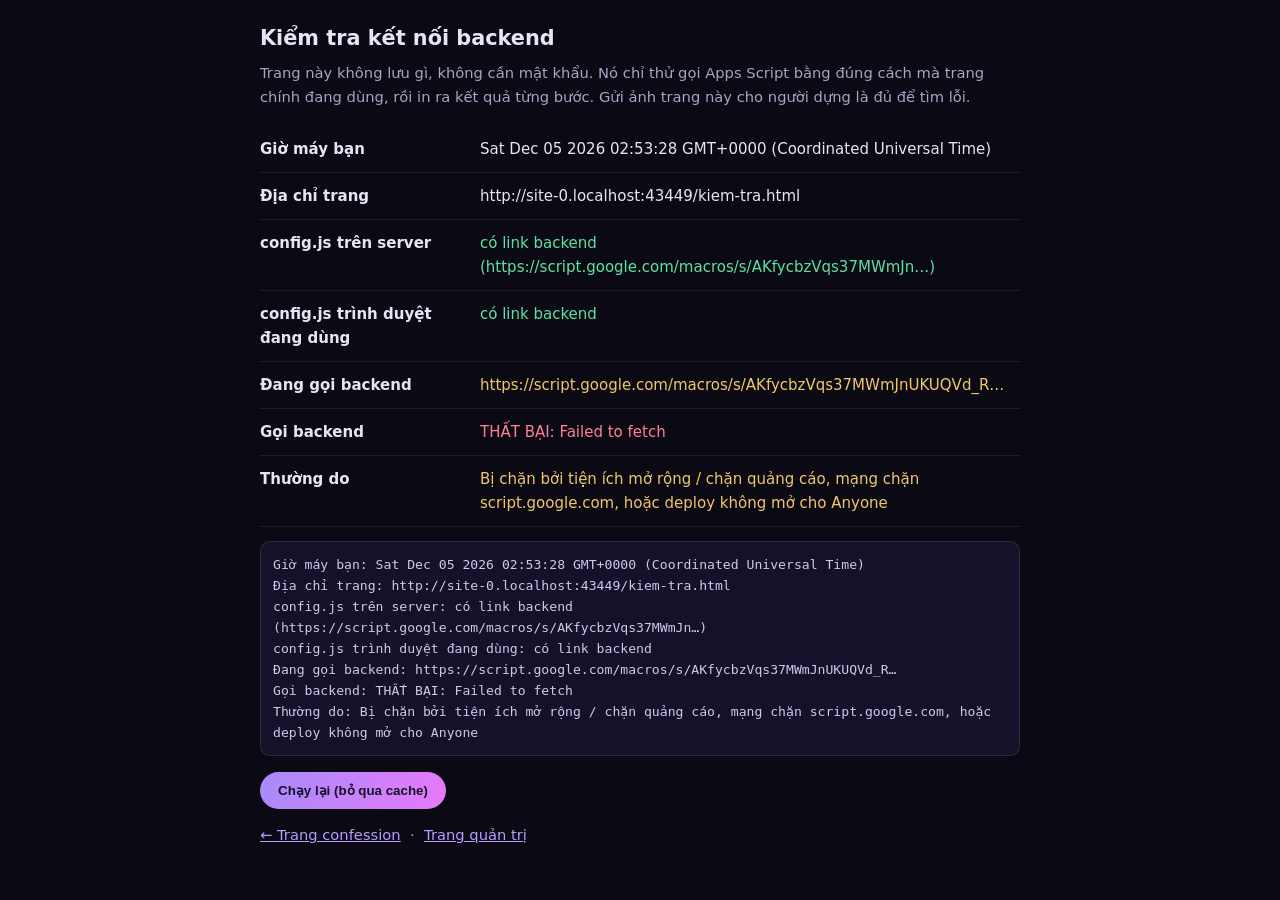
<file: kiem-tra.html>
<!DOCTYPE html>
<html lang="vi">
<head>
<meta charset="utf-8">
<meta name="viewport" content="width=device-width, initial-scale=1">
<meta name="robots" content="noindex">
<title>Kiểm tra kết nối — TGU Confessions</title>
<style>
  :root { color-scheme: dark; }
  body { margin: 0; padding: 22px; background: #0b0a14; color: #e7e4f3;
         font: 15px/1.6 system-ui, -apple-system, "Segoe UI", Roboto, sans-serif; }
  .wrap { max-width: 760px; margin: 0 auto; }
  h1 { font-size: 1.3rem; margin: 0 0 6px; }
  p.sub { margin: 0 0 18px; color: #a9a3c4; font-size: .92rem; }
  .row { display: flex; gap: 10px; align-items: flex-start; padding: 11px 0;
         border-bottom: 1px solid rgba(255,255,255,.08); }
  .row b { flex: 0 0 210px; font-weight: 700; }
  .row span { flex: 1 1 auto; word-break: break-word; }
  .ok { color: #5ce1a6; } .bad { color: #ff8095; } .wait { color: #f0c66b; }
  pre { margin: 14px 0 0; padding: 12px; border-radius: 10px; background: #14122a;
        border: 1px solid rgba(255,255,255,.1); white-space: pre-wrap; word-break: break-word;
        font-size: .82rem; color: #cfc9e8; }
  a { color: #b79dff; }
  button { margin-top: 16px; padding: 11px 18px; border-radius: 99px; border: 0; cursor: pointer;
           background: linear-gradient(115deg,#a78bfa,#e879f9); color: #14122a; font-weight: 800; }
</style>
</head>
<body>
<div class="wrap">
  <h1>Kiểm tra kết nối backend</h1>
  <p class="sub">Trang này không lưu gì, không cần mật khẩu. Nó chỉ thử gọi Apps Script bằng đúng cách
    mà trang chính đang dùng, rồi in ra kết quả từng bước. Gửi ảnh trang này cho người dựng là đủ để tìm lỗi.</p>

  <div id="rows"></div>
  <pre id="log">Đang chạy...</pre>
  <button type="button" onclick="location.href='./kiem-tra.html?nc=' + Date.now()">Chạy lại (bỏ qua cache)</button>
  <p class="sub" style="margin-top:14px">
    <a href="./">← Trang confession</a> &nbsp;·&nbsp; <a href="./admin.html">Trang quản trị</a>
  </p>
</div>

<script>
(function () {
  var rows = document.getElementById("rows");
  var log = document.getElementById("log");
  var lines = [];

  function add(label, value, cls) {
    var d = document.createElement("div");
    d.className = "row";
    d.innerHTML = '<b>' + label + '</b><span class="' + (cls || "") + '">' + value + "</span>";
    rows.appendChild(d);
    lines.push(label + ": " + String(value).replace(/<[^>]*>/g, ""));
    log.textContent = lines.join("\n");
  }

  add("Giờ máy bạn", new Date().toString());
  add("Địa chỉ trang", location.href);

  /* Tải config.js với tham số chống cache -> biết được bản THẬT trên server */
  var cfgUrl = "assets/js/config.js?nc=" + Date.now();
  fetch(cfgUrl, { cache: "no-store" })
    .then(function (r) { return r.text(); })
    .then(function (txt) {
      var m = txt.match(/webAppUrl:\s*"([^"]*)"/);
      var url = m ? m[1] : "";
      add("config.js trên server", url ? "có link backend (" + url.slice(0, 52) + "…)" : "CHƯA có link backend", url ? "ok" : "bad");

      /* So với config.js mà trang chính đang thực sự nạp (có thể là bản cache cũ) */
      var s = document.createElement("script");
      s.src = "assets/js/config.js";     // không tham số: đúng cái trang chính dùng
      s.onload = function () {
        var cached = (((window.CFS_CONFIG || {}).backend || {}).appsScript || {}).webAppUrl || "";
        add("config.js trình duyệt đang dùng",
            cached ? "có link backend" : "RỖNG → trình duyệt đang dùng bản CŨ trong cache",
            cached ? "ok" : "bad");
        if (!cached && url) {
          add("Cách sửa", "Bấm Ctrl+Shift+R một lần, hoặc mở lại trang bằng địa chỉ có ?nc=… ", "wait");
        }
        if (url) ping(url);
        else add("Kết luận", "Chưa dán link Apps Script vào assets/js/config.js", "bad");
      };
      s.onerror = function () { add("config.js trình duyệt đang dùng", "không tải được", "bad"); };
      document.head.appendChild(s);
    })
    .catch(function (e) {
      add("Tải config.js", "lỗi: " + (e && e.message), "bad");
    });

  /* Gọi backend đúng như trang chính: POST text/plain, không cookie, không referrer */
  function ping(url) {
    add("Đang gọi backend", url.slice(0, 60) + "…", "wait");
    var t0 = Date.now();
    fetch(url, {
      method: "POST",
      headers: { "Content-Type": "text/plain;charset=utf-8" },
      credentials: "omit",
      referrerPolicy: "no-referrer",
      redirect: "follow",
      body: JSON.stringify({ action: "bootstrap" })
    })
      .then(function (r) {
        add("HTTP", r.status + " " + r.statusText + " (" + (Date.now() - t0) + "ms)", r.ok ? "ok" : "bad");
        return r.text();
      })
      .then(function (txt) {
        var j = null;
        try { j = JSON.parse(txt); } catch (e) {}
        if (!j) {
          add("Phản hồi", "KHÔNG phải JSON — 200 ký tự đầu: " + txt.slice(0, 200), "bad");
          add("Thường do", "Deploy chưa đặt Who has access = Anyone, hoặc chưa Deploy phiên bản mới", "wait");
          return;
        }
        if (!j.ok) {
          add("Backend trả lời", "ok = false — " + (j.error || "(không rõ)"), "bad");
          return;
        }
        add("Backend trả lời", "ok = true", "ok");
        add("Số cfs đang đăng", (j.items || []).length, "ok");
        add("Số thứ tự kế tiếp", j.nextNumber, "ok");
        var st = j.settings || {};
        add("Tự đăng bài không ảnh", String(st.autoApproveNoImages), "ok");
        add("Cho bình luận", String(st.commentsEnabled), "ok");
        add("Kết luận", "Backend chạy tốt. Nếu trang quản trị vẫn không vào được thì do sai mật khẩu.", "ok");
      })
      .catch(function (e) {
        add("Gọi backend", "THẤT BẠI: " + (e && e.message), "bad");
        add("Thường do", "Bị chặn bởi tiện ích mở rộng / chặn quảng cáo, mạng chặn script.google.com, " +
                         "hoặc deploy không mở cho Anyone", "wait");
      });
  }
})();
</script>
</body>
</html>
</file>
<file: assets/css/style.css>
/* =======================================================================
   TGU Confessions — stylesheet
   1. Tokens & theme      5. Sections
   2. Reset & base        6. Form
   3. Layout              7. Feed
   4. Components          8. Footer / Modal / Toast
   9. Animation          10. Responsive
   ======================================================================= */

/* ============================= 1. TOKENS ============================= */
:root {
  /* Accent dùng chung cho 2 theme */
  --violet: #8b5cf6;
  --pink:   #ec4899;
  --rose:   #fb7185;
  --cyan:   #22d3ee;

  --grad-accent: linear-gradient(115deg, #a78bfa 0%, #e879f9 45%, #fb7185 100%);
  --grad-soft:   linear-gradient(135deg, rgba(167,139,250,.16), rgba(251,113,133,.14));

  --radius-sm: 10px;
  --radius:    16px;
  --radius-lg: 24px;
  --radius-xl: 32px;

  --container: 1180px;
  --header-h: 68px;

  --font: "Segoe UI", "Be Vietnam Pro", system-ui, -apple-system, "Helvetica Neue",
          "Noto Sans", Roboto, Arial, sans-serif;

  --ease: cubic-bezier(.22, .61, .36, 1);
  --ease-out-back: cubic-bezier(.34, 1.42, .64, 1);
  --t-fast: .18s;
  --t: .32s;
  --t-slow: .6s;
}

/* ---- Dark (mặc định) ---- */
[data-theme="dark"] {
  --bg:            #0b0a14;
  --bg-2:          #100e1c;
  --surface:       rgba(255, 255, 255, .045);
  --surface-2:     rgba(255, 255, 255, .075);
  --surface-solid: #16142470;
  --border:        rgba(255, 255, 255, .10);
  --border-strong: rgba(255, 255, 255, .20);

  --text:      #ece9f6;
  --text-soft: #b3adc9;
  --text-dim:  #7f7996;

  --shadow-sm: 0 2px 10px rgba(0, 0, 0, .35);
  --shadow:    0 14px 40px rgba(0, 0, 0, .45);
  --shadow-lg: 0 30px 80px rgba(0, 0, 0, .55);
  --glow:      0 12px 34px rgba(139, 92, 246, .38);

  --blob-1: rgba(139, 92, 246, .55);
  --blob-2: rgba(236, 72, 153, .42);
  --blob-3: rgba(34, 211, 238, .28);
  --blob-blur: 110px;
  --grid-opacity: .045;
  --floatie-opacity: .5;

  /* Chữ gradient + màu link: theme tối cần sáng hơn nền */
  --grad-text: linear-gradient(115deg, #b79dff 0%, #f0a6fd 45%, #ff9aab 100%);
  --link: #bda6ff;
  --rose-text: #fb7185;
  color-scheme: dark;
}

/* ---- Light ---- */
[data-theme="light"] {
  --bg:            #f7f5ff;
  --bg-2:          #ffffff;
  --surface:       rgba(255, 255, 255, .78);
  --surface-2:     rgba(255, 255, 255, .95);
  --surface-solid: #ffffffcc;
  --border:        rgba(83, 60, 130, .13);
  --border-strong: rgba(83, 60, 130, .26);

  --text:      #201a33;
  --text-soft: #54496f;
  --text-dim:  #8179a0;

  --shadow-sm: 0 2px 10px rgba(80, 55, 140, .08);
  --shadow:    0 14px 38px rgba(80, 55, 140, .12);
  --shadow-lg: 0 28px 70px rgba(80, 55, 140, .16);
  --glow:      0 12px 30px rgba(139, 92, 246, .30);

  --blob-1: rgba(167, 139, 250, .52);
  --blob-2: rgba(244, 114, 182, .42);
  --blob-3: rgba(103, 232, 249, .38);
  --blob-blur: 90px;
  --grid-opacity: .05;
  --floatie-opacity: .75;

  /* Theme sáng: gradient phải đậm lại cho đủ tương phản trên nền trắng */
  --grad-text: linear-gradient(115deg, #6d28d9 0%, #be1bbd 48%, #d62b5a 100%);
  --link: #6d28d9;
  --rose-text: #be123c;
  color-scheme: light;
}

/* ============================= 2. RESET ============================= */
*, *::before, *::after { box-sizing: border-box; }

html {
  scroll-behavior: smooth;
  scroll-padding-top: calc(var(--header-h) + 16px);
  -webkit-text-size-adjust: 100%;
}

body {
  margin: 0;
  font-family: var(--font);
  font-size: 16px;
  line-height: 1.68;
  color: var(--text);
  background: var(--bg);
  overflow-x: hidden;
  -webkit-font-smoothing: antialiased;
  transition: background-color var(--t-slow) var(--ease), color var(--t-slow) var(--ease);
}

h1, h2, h3, h4 { margin: 0 0 .5em; line-height: 1.18; font-weight: 800; letter-spacing: -.02em; }
p { margin: 0 0 1em; }
p:last-child { margin-bottom: 0; }
ul, ol { margin: 0; padding: 0; list-style: none; }
img, svg { max-width: 100%; }
svg { width: 1em; height: 1em; flex: none; }

a { color: inherit; text-decoration: none; }
a:hover { color: var(--link); }

button, input, select, textarea { font: inherit; color: inherit; }
button { cursor: pointer; border: 0; background: none; }

:focus-visible {
  outline: 2px solid var(--violet);
  outline-offset: 3px;
  border-radius: 6px;
}

::selection { background: rgba(232, 121, 249, .35); color: var(--text); }

.sr-only {
  position: absolute; width: 1px; height: 1px; padding: 0;
  margin: -1px; overflow: hidden; clip: rect(0 0 0 0); white-space: nowrap; border: 0;
}

.skip-link {
  position: fixed; top: -100px; left: 16px; z-index: 200;
  padding: 10px 18px; border-radius: 0 0 var(--radius-sm) var(--radius-sm);
  background: var(--violet); color: #fff; font-weight: 700;
  transition: top var(--t) var(--ease);
}
.skip-link:focus { top: 0; color: #fff; }

/* Scrollbar */
::-webkit-scrollbar { width: 11px; height: 11px; }
::-webkit-scrollbar-track { background: transparent; }
::-webkit-scrollbar-thumb {
  background: var(--border-strong); border-radius: 99px;
  border: 3px solid transparent; background-clip: content-box;
}
::-webkit-scrollbar-thumb:hover { background: var(--violet); background-clip: content-box; }

/* ============================= 3. LAYOUT ============================= */
.container {
  width: 100%; max-width: var(--container);
  margin-inline: auto; padding-inline: clamp(18px, 4vw, 34px);
}
.container.narrow { max-width: 760px; }

.section { position: relative; padding: clamp(68px, 9vw, 120px) 0; }
.section-alt::before {
  content: ""; position: absolute; inset: 0; z-index: -1;
  background: var(--grad-soft);
  -webkit-mask-image: linear-gradient(to bottom, transparent, #000 12%, #000 88%, transparent);
          mask-image: linear-gradient(to bottom, transparent, #000 12%, #000 88%, transparent);
}

.section-head { max-width: 680px; margin: 0 auto clamp(36px, 5vw, 58px); text-align: center; }
.section-head h2 { font-size: clamp(1.75rem, 4.2vw, 2.7rem); }
.section-head > p { color: var(--text-soft); font-size: 1.04rem; }

.eyebrow {
  display: inline-block; margin-bottom: 14px;
  font-size: .76rem; font-weight: 800; letter-spacing: .16em; text-transform: uppercase;
  background: var(--grad-text); -webkit-background-clip: text; background-clip: text;
  -webkit-text-fill-color: transparent;
}

.grad {
  background: var(--grad-text);
  -webkit-background-clip: text; background-clip: text;
  -webkit-text-fill-color: transparent;
}

/* ---- Nền động ---- */
.bg-decor { position: fixed; inset: 0; z-index: -2; pointer-events: none; overflow: hidden; }

.blob {
  position: absolute; border-radius: 50%;
  filter: blur(var(--blob-blur));
  will-change: transform;
}
.blob-1 { width: 46vmax; height: 46vmax; top: -14vmax; left: -10vmax; background: var(--blob-1); animation: drift1 24s var(--ease) infinite alternate; }
.blob-2 { width: 40vmax; height: 40vmax; top: 22vmax;  right: -12vmax; background: var(--blob-2); animation: drift2 30s var(--ease) infinite alternate; }
.blob-3 { width: 32vmax; height: 32vmax; bottom: -12vmax; left: 28vw;  background: var(--blob-3); animation: drift3 27s var(--ease) infinite alternate; }

@keyframes drift1 { to { transform: translate3d(10vw, 8vh, 0) scale(1.18); } }
@keyframes drift2 { to { transform: translate3d(-12vw, -10vh, 0) scale(.86); } }
@keyframes drift3 { to { transform: translate3d(8vw, -12vh, 0) scale(1.22); } }

.grid-overlay {
  position: absolute; inset: 0; opacity: var(--grid-opacity);
  background-image:
    linear-gradient(to right, currentColor 1px, transparent 1px),
    linear-gradient(to bottom, currentColor 1px, transparent 1px);
  background-size: 56px 56px;
  color: var(--text);
  -webkit-mask-image: radial-gradient(ellipse 80% 60% at 50% 0%, #000, transparent);
          mask-image: radial-gradient(ellipse 80% 60% at 50% 0%, #000, transparent);
}

.floaties { position: absolute; inset: 0; }
.floatie {
  position: absolute; bottom: -8vh;
  font-size: var(--size, 18px); opacity: 0;
  animation: rise var(--dur, 18s) linear var(--delay, 0s) infinite;
  filter: saturate(1.1);
}
@keyframes rise {
  0%   { transform: translateY(0) rotate(0deg) scale(.8); opacity: 0; }
  12%  { opacity: var(--floatie-opacity); }
  80%  { opacity: calc(var(--floatie-opacity) * .5); }
  100% { transform: translateY(-118vh) rotate(var(--rot, 220deg)) scale(1.1); opacity: 0; }
}

/* ============================= 4. COMPONENTS ============================= */
/* ---- Header ---- */
.site-header {
  position: sticky; top: 0; z-index: 90;
  backdrop-filter: blur(16px) saturate(1.4);
  -webkit-backdrop-filter: blur(16px) saturate(1.4);
  background: var(--surface-solid);
  border-bottom: 1px solid transparent;
  transition: background var(--t) var(--ease), border-color var(--t) var(--ease), box-shadow var(--t) var(--ease);
}
.site-header.is-stuck { border-bottom-color: var(--border); box-shadow: var(--shadow-sm); }

.header-inner {
  height: var(--header-h);
  display: flex; align-items: center; gap: 18px;
}

.brand { display: inline-flex; align-items: center; gap: 11px; margin-right: auto; }
.brand:hover { color: inherit; }
.brand-mark {
  display: grid; place-items: center; width: 38px; height: 38px;
  border-radius: 12px; color: #fff;
  background: var(--grad-accent); box-shadow: var(--glow);
  transition: transform var(--t) var(--ease-out-back);
}
.brand-mark svg { width: 20px; height: 20px; }
.brand:hover .brand-mark { transform: rotate(-8deg) scale(1.08); }
.brand-text { display: flex; flex-direction: column; line-height: 1.05; }
.brand-text strong { font-size: 1.02rem; letter-spacing: -.01em; }
.brand-text small { font-size: .68rem; color: var(--text-dim); letter-spacing: .12em; text-transform: uppercase; }

.site-nav { display: flex; align-items: center; gap: 4px; }
.site-nav a {
  position: relative; padding: 8px 13px; border-radius: 99px;
  font-size: .93rem; font-weight: 600; color: var(--text-soft);
  transition: color var(--t-fast) var(--ease), background var(--t-fast) var(--ease);
}
.site-nav a::after {
  content: ""; position: absolute; left: 50%; bottom: 3px;
  width: 0; height: 2px; border-radius: 2px; background: var(--grad-accent);
  transform: translateX(-50%); transition: width var(--t) var(--ease);
}
.site-nav a:hover, .site-nav a.is-active { color: var(--text); background: var(--surface-2); }
.site-nav a.is-active::after { width: 20px; }

.header-actions { display: flex; align-items: center; gap: 10px; }

.icon-btn {
  display: grid; place-items: center; width: 40px; height: 40px;
  border-radius: 12px; border: 1px solid var(--border);
  background: var(--surface); color: var(--text);
  transition: transform var(--t) var(--ease-out-back), background var(--t-fast) var(--ease), border-color var(--t-fast) var(--ease);
}
.icon-btn:hover { background: var(--surface-2); border-color: var(--border-strong); transform: translateY(-2px); }
.icon-btn svg { width: 19px; height: 19px; }

/* Theme toggle */
.theme-toggle { position: relative; overflow: hidden; }
.theme-toggle svg { position: absolute; transition: transform .5s var(--ease-out-back), opacity .3s var(--ease); }
[data-theme="dark"]  .ico-sun  { transform: translateY(140%) rotate(70deg); opacity: 0; }
[data-theme="dark"]  .ico-moon { transform: none; opacity: 1; }
[data-theme="light"] .ico-moon { transform: translateY(-140%) rotate(-70deg); opacity: 0; }
[data-theme="light"] .ico-sun  { transform: none; opacity: 1; }

/* Hamburger */
.nav-toggle { display: none; flex-direction: column; gap: 4px; }
.nav-toggle span {
  width: 18px; height: 2px; border-radius: 2px; background: currentColor;
  transition: transform var(--t) var(--ease), opacity var(--t-fast) var(--ease);
}
.nav-toggle[aria-expanded="true"] span:nth-child(1) { transform: translateY(6px) rotate(45deg); }
.nav-toggle[aria-expanded="true"] span:nth-child(2) { opacity: 0; }
.nav-toggle[aria-expanded="true"] span:nth-child(3) { transform: translateY(-6px) rotate(-45deg); }

.scroll-progress {
  position: absolute; left: 0; bottom: -1px; height: 2px; width: 0;
  background: var(--grad-accent); box-shadow: 0 0 12px var(--pink);
  transition: width .1s linear;
}

/* ---- Buttons ---- */
.btn {
  position: relative; display: inline-flex; align-items: center; justify-content: center; gap: 9px;
  padding: 12px 22px; border-radius: 99px; overflow: hidden;
  font-size: .96rem; font-weight: 700; white-space: nowrap;
  border: 1px solid transparent; isolation: isolate;
  transition: transform var(--t) var(--ease-out-back), box-shadow var(--t) var(--ease),
              background var(--t-fast) var(--ease), border-color var(--t-fast) var(--ease), opacity var(--t-fast) linear;
}
.btn svg { width: 17px; height: 17px; }
.btn:hover { transform: translateY(-2px); color: inherit; }
.btn:active { transform: translateY(0) scale(.985); }

.btn-primary { color: #fff; background: var(--grad-accent); background-size: 180% 180%; box-shadow: var(--glow); }
.btn-primary:hover { color: #fff; box-shadow: 0 16px 42px rgba(236, 72, 153, .45); animation: shift 2.6s var(--ease) infinite alternate; }
@keyframes shift { to { background-position: 100% 50%; } }

.btn-primary::before {
  content: ""; position: absolute; inset: 0; z-index: -1;
  background: linear-gradient(105deg, transparent 35%, rgba(255,255,255,.45) 50%, transparent 65%);
  transform: translateX(-120%);
}
.btn-primary:hover::before { animation: sheen 1.1s var(--ease) forwards; }
@keyframes sheen { to { transform: translateX(120%); } }

.btn-ghost { background: var(--surface); border-color: var(--border); color: var(--text); }
.btn-ghost:hover { background: var(--surface-2); border-color: var(--border-strong); }

.btn-sm { padding: 9px 17px; font-size: .88rem; }
.btn-lg { padding: 15px 30px; font-size: 1.02rem; }
.btn-block { width: 100%; }
.btn[disabled] { opacity: .6; pointer-events: none; }

.spinner {
  display: none; width: 17px; height: 17px; border-radius: 50%;
  border: 2.2px solid rgba(255, 255, 255, .35); border-top-color: #fff;
  animation: spin .7s linear infinite;
}
@keyframes spin { to { transform: rotate(360deg); } }
.btn.is-loading .spinner { display: block; }
.btn.is-loading { pointer-events: none; }

/* ---- Pills / chips ---- */
.pill {
  display: inline-flex; align-items: center; gap: 9px;
  padding: 7px 16px 7px 12px; border-radius: 99px;
  border: 1px solid var(--border); background: var(--surface);
  font-size: .82rem; font-weight: 600; color: var(--text-soft);
  backdrop-filter: blur(10px);
}
.pill .dot {
  width: 7px; height: 7px; border-radius: 50%; background: #34d399;
  box-shadow: 0 0 0 0 rgba(52, 211, 153, .6); animation: ping 2s var(--ease) infinite;
}
@keyframes ping {
  70%  { box-shadow: 0 0 0 9px rgba(52, 211, 153, 0); }
  100% { box-shadow: 0 0 0 0 rgba(52, 211, 153, 0); }
}

.chips { display: flex; flex-wrap: wrap; gap: 8px; }
.chip {
  display: inline-flex; align-items: center; gap: 6px;
  padding: 8px 15px; border-radius: 99px;
  border: 1px solid var(--border); background: var(--surface);
  font-size: .87rem; font-weight: 600; color: var(--text-soft);
  transition: all var(--t-fast) var(--ease);
}
.chip:hover { border-color: var(--border-strong); color: var(--text); transform: translateY(-1px); }
.chip.is-active {
  color: #fff; border-color: transparent;
  background: var(--grad-accent); box-shadow: var(--glow);
}

/* ---- Cards ---- */
.card {
  position: relative;
  padding: clamp(20px, 3vw, 28px);
  border-radius: var(--radius-lg);
  border: 1px solid var(--border);
  background: var(--surface);
  backdrop-filter: blur(14px);
  -webkit-backdrop-filter: blur(14px);
  box-shadow: var(--shadow-sm);
  transition: transform var(--t) var(--ease), box-shadow var(--t) var(--ease), border-color var(--t) var(--ease);
}
.card-lg { padding: clamp(24px, 3.6vw, 40px); border-radius: var(--radius-xl); }

.card::after {
  content: ""; position: absolute; inset: 0; border-radius: inherit;
  padding: 1px; opacity: 0; pointer-events: none;
  background: var(--grad-accent);
  -webkit-mask: linear-gradient(#000 0 0) content-box, linear-gradient(#000 0 0);
  -webkit-mask-composite: xor; mask-composite: exclude;
  transition: opacity var(--t) var(--ease);
}
.card:hover::after { opacity: .55; }

.emo { color: var(--link); font-weight: 700; white-space: nowrap; }

/* ============================= 5. SECTIONS ============================= */
/* ---- Hero ---- */
.hero {
  position: relative;
  min-height: calc(100svh - var(--header-h));
  display: grid; place-items: center;
  padding: clamp(50px, 8vw, 90px) 0 90px;
  text-align: center;
}
.hero-inner { display: flex; flex-direction: column; align-items: center; }

.hero-title {
  max-width: 17ch; margin-top: 22px;
  font-size: clamp(2.3rem, 7.4vw, 4.4rem); font-weight: 900; letter-spacing: -.035em;
}
.hero-title em { font-style: italic; font-weight: 800; }
.hero-title .grad { display: block; }

.hero-sub { max-width: 60ch; margin-top: 6px; color: var(--text-soft); font-size: clamp(1rem, 2.1vw, 1.14rem); }
.hero-sub b { color: var(--text); }

.hero-type {
  display: flex; align-items: baseline; justify-content: center; flex-wrap: wrap; gap: 8px;
  min-height: 1.9em; margin-top: 4px; font-size: clamp(1rem, 2.4vw, 1.3rem); font-weight: 700;
}
.type-prefix { color: var(--text-dim); font-weight: 600; }
.typewriter { background: var(--grad-text); -webkit-background-clip: text; background-clip: text; -webkit-text-fill-color: transparent; }
.caret {
  display: inline-block; width: 2.5px; height: 1.05em; border-radius: 2px;
  background: var(--pink); animation: blink 1s steps(2, start) infinite;
  transform: translateY(2px);
}
@keyframes blink { 50% { opacity: 0; } }

.hero-cta { display: flex; flex-wrap: wrap; gap: 12px; justify-content: center; margin-top: 26px; }

.hero-stats {
  display: flex; flex-wrap: wrap; justify-content: center; gap: clamp(18px, 5vw, 54px);
  margin-top: clamp(38px, 6vw, 60px);
  padding-top: clamp(24px, 4vw, 34px);
  border-top: 1px solid var(--border);
  width: min(100%, 700px);
}
.hero-stats li { display: flex; flex-direction: column; align-items: center; }
.hero-stats strong {
  font-size: clamp(1.5rem, 4vw, 2.1rem); font-weight: 900; letter-spacing: -.03em;
  background: var(--grad-text); -webkit-background-clip: text; background-clip: text;
  -webkit-text-fill-color: transparent;
}
.hero-stats span { font-size: .8rem; color: var(--text-dim); text-align: center; line-height: 1.4; }

.scroll-hint { position: absolute; bottom: 26px; left: 50%; transform: translateX(-50%); }
.mouse {
  display: block; width: 24px; height: 38px; border-radius: 99px;
  border: 2px solid var(--border-strong);
  position: relative; transition: border-color var(--t-fast) var(--ease);
}
.scroll-hint:hover .mouse { border-color: var(--violet); }
.mouse span {
  position: absolute; top: 7px; left: 50%; width: 3.5px; height: 7px;
  border-radius: 2px; background: var(--grad-accent);
  transform: translateX(-50%); animation: wheel 1.7s var(--ease) infinite;
}
@keyframes wheel { 0%,100% { transform: translate(-50%, 0); opacity: 1; } 55% { transform: translate(-50%, 14px); opacity: .2; } }

/* ---- Giới thiệu ---- */
.intro-grid { display: grid; grid-template-columns: 1.15fr 1fr; gap: 22px; align-items: start; }
.intro-text { font-size: 1.05rem; color: var(--text-soft); }
.intro-text strong, .intro-text em { color: var(--text); }
.intro-highlight {
  margin-top: 20px; padding: 16px 20px;
  border-radius: var(--radius);
  border-left: 3px solid var(--violet);
  background: var(--grad-soft); color: var(--text);
}
.intro-cards { display: grid; grid-template-columns: repeat(2, 1fr); gap: 14px; }
.feature:hover { transform: translateY(-5px); box-shadow: var(--shadow); }
.feature-ico { display: block; font-size: 1.7rem; margin-bottom: 10px; transition: transform var(--t) var(--ease-out-back); }
.feature:hover .feature-ico { transform: scale(1.22) rotate(-8deg); }
.feature h3 { font-size: 1.02rem; }
.feature p { font-size: .9rem; color: var(--text-soft); margin: 0; }

/* ---- Nội quy ---- */
.rules { display: grid; grid-template-columns: repeat(auto-fit, minmax(290px, 1fr)); gap: 16px; }
.rule { display: flex; gap: 16px; align-items: flex-start; }
.rule:hover { transform: translateY(-4px); box-shadow: var(--shadow); }
.rule-no {
  flex: none; font-size: 1.5rem; font-weight: 900; letter-spacing: -.04em; line-height: 1.2;
  background: var(--grad-text); -webkit-background-clip: text; background-clip: text;
  -webkit-text-fill-color: transparent;
}
.rule p { margin: 0; color: var(--text-soft); }
.rule strong { color: var(--text); }
.rule-warn { border-color: rgba(251, 113, 133, .4); background: linear-gradient(135deg, rgba(251,113,133,.10), var(--surface)); }
.shout { display: block; margin-top: 8px; color: var(--rose-text) !important; font-weight: 900; letter-spacing: .01em; }
.rules-thanks { margin-top: 32px; text-align: center; font-size: 1.1rem; font-weight: 700; }

/* ============================= 6. FORM ============================= */
.cfs-form { display: flex; flex-direction: column; gap: 22px; }
.form-row { display: flex; flex-direction: column; gap: 10px; }
.label { font-size: .88rem; font-weight: 700; letter-spacing: .01em; }
.label-line { display: flex; align-items: baseline; justify-content: space-between; gap: 12px; }
.counter { font-size: .8rem; color: var(--text-dim); font-variant-numeric: tabular-nums; }
.counter.is-warn { color: var(--rose); font-weight: 700; }

.input {
  width: 100%; padding: 14px 16px;
  border-radius: var(--radius); border: 1px solid var(--border);
  background: var(--bg-2); color: var(--text);
  transition: border-color var(--t-fast) var(--ease), box-shadow var(--t-fast) var(--ease), background var(--t-fast) var(--ease);
}
.input::placeholder { color: var(--text-dim); }
.input:focus {
  outline: none; border-color: var(--violet);
  box-shadow: 0 0 0 4px rgba(139, 92, 246, .18);
}
.textarea { resize: vertical; min-height: 170px; line-height: 1.7; }
.input.is-invalid { border-color: var(--rose); box-shadow: 0 0 0 4px rgba(251, 113, 133, .16); }

.help { margin: 0; font-size: .82rem; color: var(--text-dim); }
.field-error { margin: 0; font-size: .85rem; font-weight: 600; color: var(--rose); animation: shake .4s var(--ease); }
@keyframes shake { 25% { transform: translateX(-5px); } 75% { transform: translateX(5px); } }

.check { display: flex; gap: 12px; align-items: flex-start; font-size: .9rem; color: var(--text-soft); cursor: pointer; }
.check input { position: absolute; opacity: 0; width: 0; height: 0; }
.check .box {
  flex: none; width: 21px; height: 21px; margin-top: 2px;
  border-radius: 7px; border: 1.6px solid var(--border-strong);
  background: var(--bg-2); position: relative;
  transition: all var(--t-fast) var(--ease);
}
.check .box::after {
  content: ""; position: absolute; inset: 0;
  background: no-repeat center / 13px url("data:image/svg+xml,%3Csvg xmlns='http://www.w3.org/2000/svg' viewBox='0 0 24 24' fill='none' stroke='white' stroke-width='3.4' stroke-linecap='round' stroke-linejoin='round'%3E%3Cpath d='M5 13l4.5 4.5L19 7'/%3E%3C/svg%3E");
  opacity: 0; transform: scale(.5);
  transition: all var(--t) var(--ease-out-back);
}
.check input:checked + .box { background: var(--grad-accent); border-color: transparent; }
.check input:checked + .box::after { opacity: 1; transform: scale(1); }
.check input:focus-visible + .box { outline: 2px solid var(--violet); outline-offset: 3px; }
.check a { font-weight: 700; color: var(--link); text-decoration: underline; text-underline-offset: 2px; }

.honeypot { position: absolute; left: -9999px; width: 1px; height: 1px; overflow: hidden; }

/* Admin bật "tạm nghỉ nhận cfs" */
.paused-note {
  display: flex; align-items: center; gap: 10px;
  margin: 0 0 4px; padding: 14px 18px;
  border-radius: var(--radius); border: 1px dashed var(--border-strong);
  background: var(--grad-soft);
  font-size: .95rem; font-weight: 700; color: var(--text);
}
.paused-note::before { content: "🌙"; font-size: 1.2rem; }
.cfs-form.is-paused .form-row,
.cfs-form.is-paused .check,
.cfs-form.is-paused .form-foot { opacity: .45; pointer-events: none; }

/* Số thứ tự người gửi sẽ nhận — hiện ngay trên ô nhập nội dung */
.cfs-num {
  display: flex; flex-wrap: wrap; align-items: center; gap: 6px 10px;
  padding: 12px 15px;
  border: 1px solid var(--line); border-radius: var(--radius);
  background: var(--grad-soft);
}
.cfs-num-ico { display: flex; color: var(--violet); }
.cfs-num-ico svg { width: 19px; height: 19px; }
.cfs-num-text { font-size: .9rem; font-weight: 700; color: var(--text); }
.cfs-num-value {
  margin-left: 4px; font-size: 1.15rem; font-variant-numeric: tabular-nums;
  background: var(--grad-text); -webkit-background-clip: text; background-clip: text;
  -webkit-text-fill-color: transparent;
}
.cfs-num-note { flex: 1 1 100%; font-size: .8rem; color: var(--text-dim); }

.form-foot { display: flex; flex-direction: column; gap: 14px; }
.form-note {
  display: flex; gap: 9px; align-items: flex-start;
  margin: 0; font-size: .82rem; color: var(--text-dim); text-align: left;
}
.form-note svg { width: 15px; height: 15px; margin-top: 3px; color: var(--link); }

/* ============================= 7. FEED ============================= */
.feed-tools {
  display: flex; flex-wrap: wrap; gap: 14px; align-items: center; justify-content: space-between;
  margin-bottom: 26px;
}
.search { position: relative; flex: 1 1 260px; max-width: 340px; }
.search svg {
  position: absolute; left: 15px; top: 50%; transform: translateY(-50%);
  width: 17px; height: 17px; color: var(--text-dim); pointer-events: none;
}
.search .input { padding: 11px 15px 11px 42px; border-radius: 99px; }
.search .input::-webkit-search-cancel-button { filter: grayscale(1) opacity(.6); cursor: pointer; }

.feed-grid {
  display: grid; grid-template-columns: repeat(auto-fill, minmax(320px, 1fr));
  gap: 18px; align-items: start;
}

.cfs {
  display: flex; flex-direction: column; gap: 13px;
  padding: 24px; border-radius: var(--radius-lg);
  border: 1px solid var(--border); background: var(--surface);
  backdrop-filter: blur(14px); -webkit-backdrop-filter: blur(14px);
  box-shadow: var(--shadow-sm);
  animation: pop .5s var(--ease-out-back) both;
  transition: transform var(--t) var(--ease), box-shadow var(--t) var(--ease), border-color var(--t) var(--ease);
}
.cfs:hover { transform: translateY(-5px); border-color: var(--border-strong); box-shadow: var(--shadow); }
@keyframes pop { from { opacity: 0; transform: translateY(18px) scale(.97); } }

.cfs-top { display: flex; align-items: center; gap: 10px; flex-wrap: wrap; }
.cfs-no {
  font-size: 1.12rem; font-weight: 900; letter-spacing: -.03em;
  background: var(--grad-text); -webkit-background-clip: text; background-clip: text;
  -webkit-text-fill-color: transparent;
}
.cfs-cat {
  padding: 3px 11px; border-radius: 99px;
  border: 1px solid var(--border); background: var(--surface-2);
  font-size: .74rem; font-weight: 700; color: var(--text-soft);
}
.cfs-date { margin-left: auto; font-size: .76rem; color: var(--text-dim); font-variant-numeric: tabular-nums; }

.cfs-body { margin: 0; color: var(--text-soft); white-space: pre-wrap; overflow-wrap: anywhere; }
.cfs-body mark { background: rgba(232, 121, 249, .28); color: var(--text); border-radius: 4px; padding: 0 2px; }
.cfs.is-clamped .cfs-body {
  display: -webkit-box; -webkit-line-clamp: 8; -webkit-box-orient: vertical; overflow: hidden;
}

.cfs-foot { display: flex; flex-wrap: wrap; align-items: center; gap: 8px; margin-top: auto; padding-top: 4px; }
.cfs-act {
  display: inline-flex; align-items: center; gap: 6px;
  padding: 6px 12px; border-radius: 99px;
  border: 1px solid var(--border); background: transparent;
  font-size: .8rem; font-weight: 700; color: var(--text-dim);
  transition: all var(--t-fast) var(--ease);
}
.cfs-act svg { width: 14px; height: 14px; }
.cfs-act:hover { color: var(--text); border-color: var(--border-strong); background: var(--surface-2); transform: translateY(-1px); }
.cfs-act.is-on { color: var(--pink); border-color: rgba(236, 72, 153, .45); background: rgba(236, 72, 153, .10); }
.cfs-act.is-on svg { fill: currentColor; animation: heartbeat .5s var(--ease-out-back); }
/* Không đồng tình: dùng màu lạnh để không trông giống nút "thương" */
.cfs-act.act-dis.is-on {
  color: var(--link); border-color: rgba(96, 165, 250, .45); background: rgba(96, 165, 250, .12);
}
.cfs-act.act-dis.is-on svg { fill: none; animation: shake .35s var(--ease); }
@keyframes heartbeat { 40% { transform: scale(1.35); } }
.cfs-more { margin-left: auto; font-size: .8rem; font-weight: 700; color: var(--link); }

/* ------------------------- Bình luận ẩn danh ------------------------- */
.cfs-cnt {
  min-width: 18px; padding: 0 5px; border-radius: 99px;
  background: var(--surface-2); border: 1px solid var(--border);
  font-size: .72rem; font-weight: 800; text-align: center;
  font-variant-numeric: tabular-nums;
}
.cfs-act.act-cmt[aria-expanded="true"] {
  color: var(--text); border-color: var(--border-strong); background: var(--surface-2);
}

.cfs-cmt-wrap {
  margin-top: 14px; padding-top: 14px; border-top: 1px dashed var(--border);
  display: flex; flex-direction: column; gap: 12px;
  animation: pop .28s var(--ease) both;
}
.cmt-list { list-style: none; margin: 0; padding: 0; display: flex; flex-direction: column; gap: 10px; }
.cmt { display: flex; gap: 10px; align-items: flex-start; }
.cmt-ava {
  flex: 0 0 auto; width: 28px; height: 28px; border-radius: 50%;
  display: grid; place-items: center;
  background: var(--grad-accent); color: #fff;
  font-size: .8rem; font-weight: 900;
}
.cmt-main { flex: 1 1 auto; min-width: 0; }
.cmt-head { display: flex; flex-wrap: wrap; align-items: baseline; gap: 8px; }
.cmt-name { font-size: .82rem; font-weight: 800; color: var(--text); }
.cmt-date { font-size: .72rem; color: var(--text-dim); font-variant-numeric: tabular-nums; }
.cmt-text {
  margin: 2px 0 0; font-size: .88rem; line-height: 1.55; color: var(--text-soft);
  white-space: pre-wrap; word-break: break-word;
}
.cmt-empty { margin: 0; font-size: .84rem; color: var(--text-dim); }

.cmt-form { display: flex; flex-direction: column; gap: 8px; }
.cmt-input { min-height: 62px; resize: vertical; font-size: .88rem; }
.cmt-foot { display: flex; flex-wrap: wrap; align-items: center; justify-content: space-between; gap: 8px; }
.cmt-note { flex: 1 1 180px; font-size: .74rem; color: var(--text-dim); }

/* Skeleton loading */
.skeleton {
  height: 178px; border-radius: var(--radius-lg);
  border: 1px solid var(--border); background: var(--surface);
  position: relative; overflow: hidden;
}
.skeleton::after {
  content: ""; position: absolute; inset: 0;
  background: linear-gradient(90deg, transparent, var(--surface-2), transparent);
  animation: shimmer 1.4s infinite;
}
@keyframes shimmer { from { transform: translateX(-100%); } to { transform: translateX(100%); } }

.feed-empty { margin-top: 28px; text-align: center; color: var(--text-soft); }
.feed-empty a { font-weight: 700; color: var(--link); }
.feed-foot { display: flex; justify-content: center; margin-top: 32px; }

/* ---- Privacy ---- */
.privacy-grid { display: grid; grid-template-columns: repeat(auto-fit, minmax(240px, 1fr)); gap: 16px; }
.privacy:hover { transform: translateY(-5px); box-shadow: var(--shadow); }
.p-ico { display: block; font-size: 1.6rem; margin-bottom: 10px; }
.privacy h3 { font-size: 1rem; }
.privacy p { margin: 0; font-size: .9rem; color: var(--text-soft); }

.notice {
  margin-top: 22px; padding: clamp(20px, 3vw, 30px);
  border-radius: var(--radius-xl);
  border: 1px dashed var(--border-strong);
  background: var(--grad-soft);
}
.notice h3 { display: flex; align-items: center; gap: 9px; font-size: 1.02rem; }
.notice h3 svg { width: 19px; height: 19px; color: var(--rose-text); }
.notice p { font-size: .93rem; color: var(--text-soft); }
.notice strong { color: var(--text); }

/* ============================= 8. FOOTER / MODAL / TOAST ============================= */
.site-footer { position: relative; margin-top: 40px; border-top: 1px solid var(--border); background: var(--surface); }
.footer-inner {
  display: flex; flex-wrap: wrap; gap: 30px; justify-content: space-between;
  padding-top: 48px; padding-bottom: 32px;
}
.footer-brand { max-width: 460px; }
.footer-brand strong { font-size: 1.14rem; }
.footer-brand > p { margin: 4px 0 0; font-size: .9rem; color: var(--text-soft); }
.footer-disclaimer { margin-top: 14px !important; font-size: .82rem; color: var(--text-dim); }
.footer-links { display: grid; grid-template-columns: repeat(2, auto); gap: 8px 32px; align-content: start; }
.footer-links a { font-size: .9rem; color: var(--text-soft); font-weight: 600; }
.footer-links a:hover { color: var(--link); }

.footer-bottom {
  display: flex; align-items: center; justify-content: space-between; gap: 16px;
  padding-bottom: 26px;
}
.footer-bottom p { margin: 0; font-size: .8rem; color: var(--text-dim); }
.to-top {
  display: grid; place-items: center; width: 38px; height: 38px; flex: none;
  border-radius: 50%; border: 1px solid var(--border); background: var(--surface-2); color: var(--text);
  transition: transform var(--t) var(--ease-out-back), border-color var(--t-fast) var(--ease);
}
.to-top:hover { transform: translateY(-4px); border-color: var(--violet); }
.to-top svg { width: 17px; height: 17px; }

/* Modal */
.modal { position: fixed; inset: 0; z-index: 150; display: grid; place-items: center; padding: 22px; }
.modal[hidden] { display: none; }
.modal-backdrop {
  position: absolute; inset: 0; background: rgba(6, 4, 14, .62);
  backdrop-filter: blur(6px); animation: fade .28s var(--ease);
}
@keyframes fade { from { opacity: 0; } }
.modal-card {
  position: relative; width: min(100%, 420px); padding: 34px 30px; text-align: center;
  border-radius: var(--radius-xl); border: 1px solid var(--border);
  background: var(--bg-2); box-shadow: var(--shadow-lg);
  animation: popIn .42s var(--ease-out-back);
}
@keyframes popIn { from { opacity: 0; transform: translateY(24px) scale(.94); } }
.modal-check {
  display: grid; place-items: center; width: 62px; height: 62px; margin: 0 auto 18px;
  border-radius: 50%; color: #fff; background: var(--grad-accent); box-shadow: var(--glow);
}
.modal-check svg { width: 30px; height: 30px; stroke-dasharray: 30; animation: draw .6s .15s var(--ease) both; }
@keyframes draw { from { stroke-dashoffset: 30; } to { stroke-dashoffset: 0; } }
.modal-card h3 { font-size: 1.35rem; }
.modal-card p { color: var(--text-soft); font-size: .94rem; margin-bottom: 22px; }

/* Số cfs vừa gửi — để người gửi ghi nhớ */
.thanks-num {
  margin: 16px 0 4px; padding: 14px 16px;
  border: 1px solid var(--line); border-radius: var(--radius);
  background: var(--grad-soft);
}
.thanks-num-label { display: block; font-size: .82rem; color: var(--text-dim); }
.thanks-num-value {
  display: block; margin: 2px 0 6px;
  font-size: 2rem; line-height: 1.1; font-variant-numeric: tabular-nums;
  background: var(--grad-text); -webkit-background-clip: text; background-clip: text;
  -webkit-text-fill-color: transparent;
}
.thanks-num-note { display: block; font-size: .8rem; color: var(--text-soft); }

/* Toast */
.toast-wrap {
  position: fixed; z-index: 160; left: 50%; bottom: 24px; transform: translateX(-50%);
  display: flex; flex-direction: column; gap: 10px; width: min(92vw, 420px); pointer-events: none;
}
.toast {
  display: flex; align-items: flex-start; gap: 11px;
  padding: 13px 17px; border-radius: var(--radius);
  border: 1px solid var(--border-strong); background: var(--bg-2);
  box-shadow: var(--shadow); font-size: .9rem; font-weight: 600;
  animation: toastIn .38s var(--ease-out-back);
}
.toast.is-out { animation: toastOut .3s var(--ease) forwards; }
@keyframes toastIn  { from { opacity: 0; transform: translateY(20px) scale(.96); } }
@keyframes toastOut { to { opacity: 0; transform: translateY(14px) scale(.97); } }
.toast::before { content: "💬"; font-size: 1.05rem; line-height: 1.3; }
.toast.ok::before  { content: "✅"; }
.toast.err::before { content: "⚠️"; }
.toast.err { border-color: rgba(251, 113, 133, .5); }

/* ============================= 8b. ẢNH & TRÌNH CHE MẶT ============================= */
/* ---- Nội quy tiên quyết ---- */
.rule-zero {
  margin-bottom: 20px; padding: clamp(20px, 3vw, 30px);
  border-radius: var(--radius-xl);
  border: 1px solid rgba(251, 113, 133, .45);
  background: linear-gradient(135deg, rgba(251, 113, 133, .14), rgba(167, 139, 250, .10)), var(--surface);
}
.rz-badge {
  display: inline-block; margin-bottom: 12px;
  padding: 5px 14px; border-radius: 99px;
  background: var(--grad-accent); color: #fff;
  font-size: .72rem; font-weight: 800; letter-spacing: .12em; text-transform: uppercase;
  box-shadow: var(--glow);
}
.rule-zero h3 { font-size: clamp(1.05rem, 2.6vw, 1.3rem); }
.rule-zero p { color: var(--text-soft); font-size: .96rem; }
.rule-zero strong { color: var(--text); }
.rule-zero em { color: var(--link); font-style: normal; font-weight: 700; }
.rz-note {
  margin-top: 14px !important; padding-top: 14px;
  border-top: 1px dashed var(--border-strong);
  font-size: .89rem !important; color: var(--text-dim) !important;
}

/* ---- Khu chọn ảnh ---- */
.label-opt { font-weight: 600; color: var(--text-dim); }

.dropzone {
  border: 1.6px dashed var(--border-strong); border-radius: var(--radius-lg);
  background: var(--bg-2);
  transition: border-color var(--t-fast) var(--ease), background var(--t-fast) var(--ease), transform var(--t) var(--ease);
}
.dropzone.is-over { border-color: var(--violet); background: var(--grad-soft); transform: scale(1.01); }
.dz-inner {
  display: flex; align-items: center; gap: 15px;
  padding: 18px 20px; cursor: pointer;
}
.dz-ico {
  display: grid; place-items: center; flex: none; width: 46px; height: 46px;
  border-radius: 14px; color: #fff; background: var(--grad-accent); box-shadow: var(--glow);
}
.dz-ico svg { width: 23px; height: 23px; }
.dz-text { display: flex; flex-direction: column; font-size: .93rem; color: var(--text-soft); }
.dz-text strong { color: var(--text); }
.dz-text small { font-size: .78rem; color: var(--text-dim); }
.dropzone:focus-within { border-color: var(--violet); box-shadow: 0 0 0 4px rgba(139, 92, 246, .18); }

.img-privacy {
  display: flex; gap: 10px; align-items: flex-start;
  margin: 0; padding: 13px 15px;
  border-radius: var(--radius); border: 1px solid var(--border);
  background: var(--grad-soft);
  font-size: .84rem; color: var(--text-soft);
}
.img-privacy svg { width: 17px; height: 17px; flex: none; margin-top: 2px; color: var(--link); }
.img-privacy strong { color: var(--text); }

/* ---- Thumbnail ảnh đã chọn ---- */
.thumbs { display: grid; grid-template-columns: repeat(auto-fill, minmax(150px, 1fr)); gap: 12px; }
.thumbs:empty { display: none; }
.thumb {
  position: relative; overflow: hidden;
  border-radius: var(--radius); border: 1px solid var(--border);
  background: var(--bg-2); aspect-ratio: 4 / 3;
}
/* Chỉ ảnh mới thêm mới chạy animation vào, tránh nháy lại cả lưới khi đổi 1 ảnh */
.thumb.is-new { animation: pop .4s var(--ease-out-back) both; }
.thumb.needs-cover { border-color: rgba(251, 113, 133, .6); }
.thumb img { width: 100%; height: 100%; object-fit: cover; display: block; }

.thumb-tag {
  position: absolute; top: 8px; left: 8px; z-index: 2;
  padding: 3px 9px; border-radius: 99px;
  font-size: .7rem; font-weight: 800; letter-spacing: .01em;
  backdrop-filter: blur(6px);
}
.thumb-tag.ok   { background: rgba(16, 185, 129, .92); color: #fff; }
.thumb-tag.warn { background: rgba(225, 29, 72, .94); color: #fff; }

.thumb-acts {
  position: absolute; inset: auto 0 0; z-index: 2;
  display: flex; gap: 6px; padding: 8px;
  background: linear-gradient(to top, rgba(6, 4, 14, .88), transparent);
}
.thumb-btn {
  display: inline-flex; align-items: center; gap: 5px;
  padding: 6px 10px; border-radius: 99px;
  border: 1px solid rgba(255, 255, 255, .28);
  background: rgba(10, 8, 20, .72); color: #fff;
  font-size: .74rem; font-weight: 700;
  transition: all var(--t-fast) var(--ease);
}
.thumb-btn svg { width: 13px; height: 13px; }
.thumb-btn:hover { background: var(--violet); border-color: transparent; }
.thumb-btn.danger { margin-left: auto; padding: 6px 8px; }
.thumb-btn.danger:hover { background: #e11d48; }

/* ---- Trình che mặt ---- */
.editor-modal { z-index: 170; padding: 0; }
.editor-card {
  position: relative; z-index: 1;
  display: flex; flex-direction: column;
  width: min(100%, 860px);
  height: min(94svh, 820px);
  margin: auto;
  border-radius: var(--radius-xl); border: 1px solid var(--border);
  background: var(--bg-2); box-shadow: var(--shadow-lg);
  animation: popIn .4s var(--ease-out-back);
  overflow: hidden;
}
.editor-head {
  display: flex; align-items: flex-start; gap: 14px;
  padding: 18px 20px; border-bottom: 1px solid var(--border);
}
.editor-head h3 { margin: 0 0 3px; font-size: 1.08rem; }
.editor-head p { margin: 0; font-size: .83rem; color: var(--text-dim); }
.editor-head .icon-btn { margin-left: auto; }

.editor-stage {
  flex: 1 1 auto; min-height: 0;
  display: grid; place-items: center;
  padding: 14px; overflow: hidden;
  background:
    linear-gradient(45deg, var(--surface) 25%, transparent 25%, transparent 75%, var(--surface) 75%) 0 0 / 22px 22px,
    linear-gradient(45deg, var(--surface) 25%, transparent 25%, transparent 75%, var(--surface) 75%) 11px 11px / 22px 22px;
}
#editorCanvas {
  max-width: 100%; max-height: 100%;
  border-radius: var(--radius-sm);
  box-shadow: var(--shadow);
  cursor: crosshair; touch-action: none;
}

.editor-tools {
  display: flex; flex-direction: column; gap: 11px;
  padding: 15px 20px 18px; border-top: 1px solid var(--border);
  background: var(--surface);
}
.glyphs .glyph { padding: 7px 11px; font-size: 1.06rem; line-height: 1; }
.editor-actions { display: flex; align-items: center; gap: 9px; flex-wrap: wrap; }
.editor-count { margin-right: auto; font-size: .82rem; font-weight: 700; color: var(--text-dim); }
.editor-actions .btn-primary { min-width: 92px; }

/* ---- Ảnh trong feed ---- */
.cfs-media { display: grid; gap: 6px; border-radius: var(--radius); overflow: hidden; }
.cfs-media.cols-1 { grid-template-columns: 1fr; }
.cfs-media.cols-2 { grid-template-columns: repeat(2, 1fr); }
.cfs-media.cols-3 { grid-template-columns: repeat(3, 1fr); }
.cfs-shot {
  position: relative; display: block; padding: 0; overflow: hidden;
  border: 0; border-radius: var(--radius-sm);
  background: var(--bg-2); aspect-ratio: 4 / 3; cursor: zoom-in;
}
.cfs-media.cols-1 .cfs-shot { aspect-ratio: 16 / 10; }
.cfs-shot img {
  width: 100%; height: 100%; object-fit: cover; display: block;
  transition: transform var(--t-slow) var(--ease), filter var(--t) var(--ease);
}
.cfs-shot:hover img { transform: scale(1.06); }
.cfs-shot::after {
  content: ""; position: absolute; inset: 0;
  box-shadow: inset 0 0 0 1px var(--border);
  border-radius: inherit; pointer-events: none;
}

/* ---- Lightbox ---- */
.lightbox { position: fixed; inset: 0; z-index: 180; display: grid; place-items: center; padding: 26px; }
.lightbox[hidden] { display: none; }
.lightbox .modal-backdrop { background: rgba(4, 3, 10, .88); }
.lightbox img {
  position: relative; z-index: 1;
  max-width: 100%; max-height: 88svh;
  border-radius: var(--radius); box-shadow: var(--shadow-lg);
  animation: popIn .34s var(--ease-out-back);
}
.lb-close { position: absolute; top: 18px; right: 18px; z-index: 2; }

/* ============================= 9. ANIMATION (reveal) ============================= */
/* Chỉ ẩn khi JS bật (html.js). Không có JS -> nội dung vẫn hiện đầy đủ. */
.reveal { opacity: 1; transform: none; }
html.js .reveal {
  opacity: 0; transform: translateY(26px);
  transition: opacity .7s var(--ease), transform .7s var(--ease);
  transition-delay: var(--d, 0ms);
}
html.js .reveal.is-in { opacity: 1; transform: none; }

/* ============================= 10. RESPONSIVE ============================= */
@media (max-width: 1000px) {
  .intro-grid { grid-template-columns: 1fr; }
}

@media (max-width: 860px) {
  .nav-toggle { display: flex; }
  .hide-sm { display: none; }

  .site-nav {
    position: fixed; inset: var(--header-h) 0 auto; z-index: 80;
    flex-direction: column; align-items: stretch; gap: 2px;
    padding: 14px 18px 22px;
    background: var(--bg-2); border-bottom: 1px solid var(--border);
    box-shadow: var(--shadow);
    opacity: 0; visibility: hidden;
    transform: translateY(-14px);
    transition: opacity var(--t) var(--ease), transform var(--t) var(--ease), visibility var(--t) linear;
  }
  .site-nav.is-open { opacity: 1; visibility: visible; transform: none; }
  .site-nav a { padding: 13px 16px; border-radius: var(--radius-sm); font-size: 1rem; }
  .site-nav a::after { display: none; }
}

@media (max-width: 640px) {
  body { font-size: 15.5px; }
  .intro-cards { grid-template-columns: 1fr; }
  .feed-grid { grid-template-columns: 1fr; }
  .hero-stats { gap: 20px 28px; }
  .hero-stats li { flex: 1 1 40%; }
  .search { max-width: 100%; }
  .footer-inner { flex-direction: column; gap: 24px; }
  .footer-links { grid-template-columns: repeat(2, 1fr); }
  .footer-bottom { flex-direction: column-reverse; align-items: flex-start; }
  .card, .cfs { padding: 20px; }

  /* Ảnh & trình che mặt trên điện thoại */
  .dz-inner { flex-direction: column; text-align: center; gap: 11px; padding: 20px 16px; }
  .thumbs { grid-template-columns: repeat(2, 1fr); gap: 9px; }
  .thumb-btn { padding: 6px 8px; font-size: .7rem; }
  .thumb-btn svg { width: 12px; height: 12px; }

  .editor-card { width: 100%; height: 100svh; max-height: 100svh; border-radius: 0; }
  .editor-head { padding: 14px 16px; }
  .editor-head p { font-size: .79rem; }
  .editor-stage { padding: 10px; }
  .editor-tools { padding: 12px 16px calc(14px + env(safe-area-inset-bottom)); gap: 9px; }
  .editor-tools .chips { gap: 6px; }
  .editor-tools .chip { padding: 7px 11px; font-size: .8rem; }
  .editor-count { width: 100%; margin: 0 0 2px; }
  .editor-actions .btn { flex: 1 1 auto; }

  .lightbox { padding: 14px; }
  .lb-close { top: 12px; right: 12px; }
  .rule-zero h3 { font-size: 1.05rem; }
}

/* ---- Tôn trọng prefers-reduced-motion ---- */
@media (prefers-reduced-motion: reduce) {
  html { scroll-behavior: auto; }
  *, *::before, *::after {
    animation-duration: .01ms !important;
    animation-iteration-count: 1 !important;
    transition-duration: .01ms !important;
  }
  .reveal, html.js .reveal { opacity: 1; transform: none; }
  .blob { animation: none; }
  .floaties { display: none; }
}

/* ---- In ấn ---- */
@media print {
  .bg-decor, .site-header, .site-footer, .cfs-foot, .feed-tools, .hero-cta, .scroll-hint { display: none !important; }
  body { background: #fff; color: #000; }
}
</file>
<file: assets/css/admin.css>
/* =======================================================================
   ADMIN — dùng chung design token của style.css, chỉ thêm phần riêng.
   Bố cục tối ưu cho cả máy tính (nhiều cột, xem nhanh) và điện thoại
   (một cột, nút to đủ chạm).
   ======================================================================= */

.admin-body { min-height: 100svh; }

/* ============================== ĐĂNG NHẬP ============================== */
.gate { min-height: 100svh; display: grid; place-items: center; padding: 24px; }
.gate-card { width: min(100%, 460px); text-align: center; }
.gate-card .form-row { text-align: left; margin-top: 18px; }
.gate-mark { width: 52px; height: 52px; border-radius: 16px; margin: 0 auto 16px; }
.gate-mark svg { width: 26px; height: 26px; }
.gate-card h1 { font-size: 1.5rem; margin-bottom: 6px; }
.gate-sub { color: var(--text-soft); font-size: .93rem; margin-bottom: 4px; }
.gate-card .btn { margin-top: 20px; }
.gate-back { margin-top: 16px; font-size: .85rem; }
.gate-back a { color: var(--text-dim); font-weight: 600; }
.gate-back a:hover { color: var(--link); }

.pw { position: relative; }
.pw .input { padding-right: 48px; }
.pw-eye {
  position: absolute; right: 6px; top: 50%; transform: translateY(-50%);
  display: grid; place-items: center; width: 36px; height: 36px;
  border-radius: 10px; color: var(--text-dim);
  transition: color var(--t-fast) var(--ease), background var(--t-fast) var(--ease);
}
.pw-eye:hover { color: var(--text); background: var(--surface-2); }
.pw-eye.is-on { color: var(--link); }
.pw-eye svg { width: 18px; height: 18px; }

/* ============================== HEADER ============================== */
.admin-head {
  position: sticky; top: 0; z-index: 60;
  background: var(--surface-solid);
  backdrop-filter: blur(16px) saturate(1.4);
  -webkit-backdrop-filter: blur(16px) saturate(1.4);
  border-bottom: 1px solid var(--border);
}
.admin-head-inner {
  display: flex; align-items: center; gap: 16px; flex-wrap: wrap;
  min-height: var(--header-h); padding-block: 10px;
}
.admin-head .brand { margin-right: auto; }
.admin-actions { display: flex; align-items: center; gap: 8px; }

.tabs {
  display: flex; gap: 4px; padding: 4px;
  border-radius: 99px; border: 1px solid var(--border); background: var(--surface);
}
.tab {
  display: inline-flex; align-items: center; gap: 7px;
  padding: 8px 16px; border-radius: 99px;
  font-size: .9rem; font-weight: 700; color: var(--text-soft);
  transition: all var(--t-fast) var(--ease);
}
.tab:hover { color: var(--text); background: var(--surface-2); }
.tab.is-active { color: #fff; background: var(--grad-accent); box-shadow: var(--glow); }
.badge {
  min-width: 22px; padding: 1px 7px; border-radius: 99px;
  background: var(--surface-2); color: var(--text-dim);
  font-size: .76rem; font-weight: 800; font-variant-numeric: tabular-nums;
}
.tab.is-active .badge { background: rgba(255, 255, 255, .26); color: #fff; }

#adRefresh.is-spin svg { animation: spin .8s var(--ease); }

/* ============================== PANEL ============================== */
.admin-main { padding-block: clamp(20px, 3vw, 34px) 70px; }
.panel { animation: fadeUp .4s var(--ease) both; }
@keyframes fadeUp { from { opacity: 0; transform: translateY(10px); } }

.panel-head {
  display: flex; align-items: flex-end; justify-content: space-between;
  gap: 18px; flex-wrap: wrap; margin-bottom: 20px;
}
.panel-head h2 { font-size: clamp(1.25rem, 3vw, 1.6rem); margin-bottom: 4px; }
.panel-sub { margin: 0; max-width: 62ch; font-size: .88rem; color: var(--text-dim); }
.next-no {
  padding: 8px 15px; border-radius: 99px;
  border: 1px solid var(--border); background: var(--surface);
  font-size: .85rem; color: var(--text-soft); white-space: nowrap;
}
.next-no strong {
  background: var(--grad-text); -webkit-background-clip: text; background-clip: text;
  -webkit-text-fill-color: transparent; font-weight: 900;
}
.range { display: flex; align-items: center; gap: 9px; font-size: .86rem; color: var(--text-soft); }
.range .input { padding: 9px 13px; border-radius: 99px; }

.empty {
  padding: 40px 20px; text-align: center; color: var(--text-dim);
  border: 1px dashed var(--border-strong); border-radius: var(--radius-lg);
}

/* ============================== THẺ CFS ============================== */
.list {
  display: grid; gap: 16px;
  grid-template-columns: repeat(auto-fill, minmax(380px, 1fr));
  align-items: start;
}
.ad-card {
  display: flex; flex-direction: column; gap: 12px;
  padding: 18px; border-radius: var(--radius-lg);
  border: 1px solid var(--border); background: var(--surface);
  box-shadow: var(--shadow-sm);
  transition: opacity var(--t) var(--ease), transform var(--t) var(--ease),
              border-color var(--t-fast) var(--ease);
}
.ad-card:hover { border-color: var(--border-strong); }
.ad-card.is-busy { opacity: .55; pointer-events: none; }
.ad-card.is-gone { opacity: 0; transform: scale(.96) translateY(-8px); }

.ad-top { display: flex; align-items: center; gap: 9px; flex-wrap: wrap; }
.ad-no {
  font-size: 1.05rem; font-weight: 900;
  background: var(--grad-text); -webkit-background-clip: text; background-clip: text;
  -webkit-text-fill-color: transparent;
}
.ad-cat {
  padding: 3px 10px; border-radius: 99px;
  border: 1px solid var(--border); background: var(--surface-2);
  font-size: .74rem; font-weight: 700; color: var(--text-soft);
}
/* Số đã cấp cho người gửi, chưa đăng -> nhạt hơn số đã đăng */
.ad-no.is-hold {
  font-size: .95rem; background: none; -webkit-text-fill-color: currentColor;
  color: var(--text-dim); border: 1px dashed var(--border);
  padding: 1px 9px; border-radius: 99px;
}

/* ------------------------- Bình luận ------------------------- */
.ad-cmt {
  display: flex; flex-direction: column; gap: 7px;
  padding: 13px 15px; border-radius: var(--radius);
  border: 1px solid var(--border); background: var(--surface);
}
.ad-cmt-top { display: flex; flex-wrap: wrap; align-items: center; gap: 10px; }
.ad-cmt-no {
  font-size: .82rem; font-weight: 900; color: var(--text-soft);
  padding: 1px 9px; border-radius: 99px;
  border: 1px solid var(--border); background: var(--surface-2);
  font-variant-numeric: tabular-nums;
}
.ad-cmt-name { font-size: .84rem; font-weight: 800; }
.ad-cmt-top .btn { margin-left: auto; }
.ad-cmt-text {
  margin: 0; font-size: .88rem; line-height: 1.55; color: var(--text-soft);
  white-space: pre-wrap; word-break: break-word;
}
.ad-when, .ad-len { font-size: .75rem; color: var(--text-dim); font-variant-numeric: tabular-nums; }
.ad-react {
  font-size: .75rem; color: var(--text-soft); font-variant-numeric: tabular-nums;
  padding: 1px 8px; border-radius: 99px;
  border: 1px solid var(--border); background: var(--surface-2);
}
.ad-len { margin-left: auto; }

.ad-text {
  min-height: 118px; resize: vertical; line-height: 1.6;
  font-size: .93rem; padding: 12px 14px; border-radius: var(--radius);
}

/* Ảnh trong thẻ quản trị */
.ad-imgs { display: grid; grid-template-columns: repeat(3, 1fr); gap: 7px; }
.ad-img { position: relative; border-radius: var(--radius-sm); overflow: hidden; aspect-ratio: 1; }
.ad-img img {
  width: 100%; height: 100%; object-fit: cover; display: block;
  cursor: zoom-in; background: var(--bg-2);
  transition: transform var(--t) var(--ease);
}
.ad-img img:hover { transform: scale(1.06); }
.ad-img-x {
  position: absolute; top: 5px; right: 5px;
  display: grid; place-items: center; width: 24px; height: 24px;
  border-radius: 50%; color: #fff;
  background: rgba(10, 8, 20, .78); border: 1px solid rgba(255, 255, 255, .28);
  transition: background var(--t-fast) var(--ease);
}
.ad-img-x:hover { background: #e11d48; border-color: transparent; }
.ad-img-x svg { width: 12px; height: 12px; }

.ad-foot { display: flex; flex-direction: column; gap: 11px; margin-top: auto; }
.ad-fields { display: flex; gap: 9px; align-items: center; }
.sel { padding: 9px 12px; border-radius: 99px; font-size: .85rem; flex: 1 1 auto; min-width: 0; }
.numbox {
  display: inline-flex; align-items: center; gap: 4px; flex: none;
  font-weight: 800; color: var(--text-dim);
}
.numbox .input { width: 84px; padding: 9px 10px; border-radius: 99px; text-align: center; }

.ad-btns { display: flex; gap: 8px; flex-wrap: wrap; }
.ad-btns .btn { flex: 1 1 auto; }
.btn.danger { color: var(--rose-text); border-color: rgba(225, 29, 72, .35); }
.btn.danger:hover { color: #fff; background: #e11d48; border-color: transparent; }

/* ============================== THỐNG KÊ ============================== */
.kpis {
  display: grid; gap: 12px; margin-bottom: 18px;
  grid-template-columns: repeat(auto-fit, minmax(190px, 1fr));
}
.kpi {
  display: flex; flex-direction: column; gap: 3px;
  padding: 16px 18px; border-radius: var(--radius-lg);
  border: 1px solid var(--border); background: var(--surface);
}
.kpi-v { font-size: clamp(1.3rem, 3vw, 1.75rem); font-weight: 900; letter-spacing: -.02em; line-height: 1.15; }
.kpi-l { font-size: .82rem; font-weight: 700; color: var(--text-soft); }
.kpi-s { font-size: .74rem; color: var(--text-dim); }
.kpi.ok     { border-color: rgba(16, 185, 129, .4); }
.kpi.warn   { border-color: rgba(251, 113, 133, .45); }
.kpi.accent { background: var(--grad-soft); }
.kpi.accent .kpi-v { font-size: clamp(1rem, 2.4vw, 1.2rem); }

.chart-card { margin-bottom: 16px; }
.chart-card h3 { font-size: 1rem; margin-bottom: 3px; }
.chart-sub { margin: 0 0 14px; font-size: .8rem; color: var(--text-dim); }
.chart-load { margin: 0; padding: 26px 0; text-align: center; color: var(--text-dim); font-size: .88rem; }
.chart-foot { margin: 12px 0 0; font-size: .78rem; color: var(--text-dim); text-align: right; }
.chart-grid { display: grid; gap: 16px; grid-template-columns: repeat(auto-fit, minmax(320px, 1fr)); }

/* Cột dọc: lượt ghé theo ngày */
.vbars {
  display: grid; grid-template-columns: repeat(var(--n), 1fr);
  gap: 5px; align-items: end; height: 190px; padding-top: 18px;
}
.vbar {
  position: relative; display: flex; flex-direction: column;
  justify-content: flex-end; align-items: center; height: 100%;
}
.vbar-fill {
  width: 100%; max-width: 38px; min-height: 2px; border-radius: 7px 7px 3px 3px;
  background: var(--grad-accent);
  animation: grow .6s var(--ease-out-back) both;
  transform-origin: bottom;
}
@keyframes grow { from { transform: scaleY(0); opacity: .3; } }
.vbar:hover .vbar-fill { filter: brightness(1.18); }
.vbar-n {
  position: absolute; top: -17px; left: 50%; transform: translateX(-50%);
  font-size: .68rem; font-weight: 800; color: var(--text-soft); font-variant-numeric: tabular-nums;
}
.vbar-x {
  margin-top: 6px; font-size: .62rem; color: var(--text-dim);
  white-space: nowrap; transform: rotate(-45deg); transform-origin: center;
}

/* Cột ngang: theo chủ đề */
.bars { display: flex; flex-direction: column; gap: 10px; }
.bar { display: grid; grid-template-columns: minmax(96px, 34%) 1fr auto; gap: 11px; align-items: center; }
.bar-l { font-size: .84rem; font-weight: 600; color: var(--text-soft); }
.bar.is-top .bar-l { color: var(--text); font-weight: 800; }
.bar-track { height: 9px; border-radius: 99px; background: var(--surface-2); overflow: hidden; }
.bar-fill {
  display: block; height: 100%; border-radius: 99px;
  background: var(--grad-accent); min-width: 2px;
  animation: widen .7s var(--ease) both;
}
@keyframes widen { from { width: 0 !important; } }
.bar.is-top .bar-fill { box-shadow: 0 0 14px rgba(236, 72, 153, .5); }
.bar-v { font-size: .82rem; font-weight: 800; font-variant-numeric: tabular-nums; white-space: nowrap; }
.bar-v small { font-weight: 600; color: var(--text-dim); }

/* ============================== BĂNG CẢNH BÁO ============================== */
.warnbar {
  display: flex; align-items: center; gap: 12px; flex-wrap: wrap;
  margin-bottom: 18px; padding: 13px 18px;
  border-radius: var(--radius); border: 1px solid rgba(225, 29, 72, .5);
  background: linear-gradient(135deg, rgba(225, 29, 72, .16), rgba(167, 139, 250, .08));
  font-size: .88rem; color: var(--text-soft);
}
.warnbar strong { color: var(--text); }
.warnbar code {
  padding: 1px 6px; border-radius: 6px;
  background: var(--surface-2); font-size: .85em;
}
.warnbar .btn { margin-left: auto; }

/* ============================== CÀI ĐẶT ============================== */
.set-grid { display: grid; gap: 16px; grid-template-columns: minmax(0, 1.4fr) minmax(0, 1fr); align-items: start; }
.set-side { display: grid; gap: 16px; }
.set-card { padding: clamp(18px, 2.6vw, 26px); }
.set-card h3 {
  margin: 0 0 14px; padding-bottom: 10px;
  border-bottom: 1px solid var(--border);
  font-size: .95rem;
}
.set-card h3 + .set-row { margin-top: 0; }
.set-card h3:not(:first-child) { margin-top: 26px; }
.set-row { display: flex; flex-direction: column; gap: 7px; margin-bottom: 14px; }
.set-row .label { font-size: .83rem; }
.set-row .input { padding: 11px 14px; }
.set-row .help { font-size: .78rem; }
.set-2 { display: grid; grid-template-columns: 1fr 1fr; gap: 12px; }
.set-card .btn-block { margin-top: 18px; }

/* Công tắc bật/tắt */
.switch {
  display: flex; align-items: flex-start; gap: 13px;
  padding: 11px 0; cursor: pointer;
  border-top: 1px solid var(--border);
}
.switch:first-of-type { border-top: 0; }
.switch input { position: absolute; opacity: 0; width: 0; height: 0; }
.switch .sw {
  position: relative; flex: none; width: 44px; height: 25px; margin-top: 2px;
  border-radius: 99px; background: var(--surface-2);
  border: 1px solid var(--border-strong);
  transition: background var(--t) var(--ease), border-color var(--t) var(--ease);
}
.switch .sw::after {
  content: ""; position: absolute; top: 2px; left: 2px;
  width: 19px; height: 19px; border-radius: 50%;
  background: var(--text-dim);
  transition: transform var(--t) var(--ease-out-back), background var(--t) var(--ease);
}
.switch input:checked + .sw { background: var(--grad-accent); border-color: transparent; }
.switch input:checked + .sw::after { transform: translateX(19px); background: #fff; }
.switch input:focus-visible + .sw { outline: 2px solid var(--violet); outline-offset: 3px; }
.switch > span:last-child { display: flex; flex-direction: column; gap: 2px; font-size: .88rem; }
.switch strong { color: var(--text); font-weight: 700; }
.switch small { font-size: .78rem; color: var(--text-dim); }
.switch.danger-sw input:checked + .sw { background: #e11d48; }

/* Danh sách link tới Sheet / Drive */
.links { display: flex; flex-direction: column; gap: 11px; margin-bottom: 14px; }
.links li { display: flex; flex-direction: column; gap: 1px; }
.links a, .links span { font-size: .89rem; font-weight: 700; color: var(--text); }
.links a:hover { color: var(--link); text-decoration: underline; text-underline-offset: 2px; }
.links small { font-size: .76rem; color: var(--text-dim); font-weight: 500; }

/* ============================== MOBILE ============================== */
@media (max-width: 860px) {
  .admin-head-inner { gap: 10px; }
  .tabs { order: 3; width: 100%; justify-content: space-between; }
  .tab { flex: 1 1 auto; justify-content: center; padding: 9px 10px; font-size: .84rem; }
  .list { grid-template-columns: 1fr; }
  .set-grid { grid-template-columns: 1fr; }
}

@media (max-width: 640px) {
  .admin-main { padding-bottom: 50px; }
  .panel-head { align-items: stretch; }
  .next-no { align-self: flex-start; }
  .search { max-width: 100%; flex: 1 1 100%; }
  .ad-btns .btn { flex: 1 1 100%; }
  .ad-fields { flex-wrap: wrap; }
  .sel { flex: 1 1 100%; }
  .numbox { flex: 1 1 auto; }
  .numbox .input { width: 100%; }
  .kpis { grid-template-columns: repeat(2, 1fr); }
  .kpi { padding: 13px 14px; }
  .vbars { height: 160px; gap: 3px; }
  .vbar-n { display: none; }
  .bar { grid-template-columns: minmax(76px, 40%) 1fr auto; gap: 8px; }
  .bar-l { font-size: .78rem; }
  .bar-v small { display: none; }
  .chart-grid { grid-template-columns: 1fr; }
  .set-2 { grid-template-columns: 1fr; }
  .warnbar { font-size: .84rem; }
  .warnbar .btn { margin-left: 0; width: 100%; }
  .tab { font-size: .78rem; padding: 9px 6px; }
}

@media (prefers-reduced-motion: reduce) {
  .vbar-fill, .bar-fill, .panel { animation: none !important; }
}
</file>
